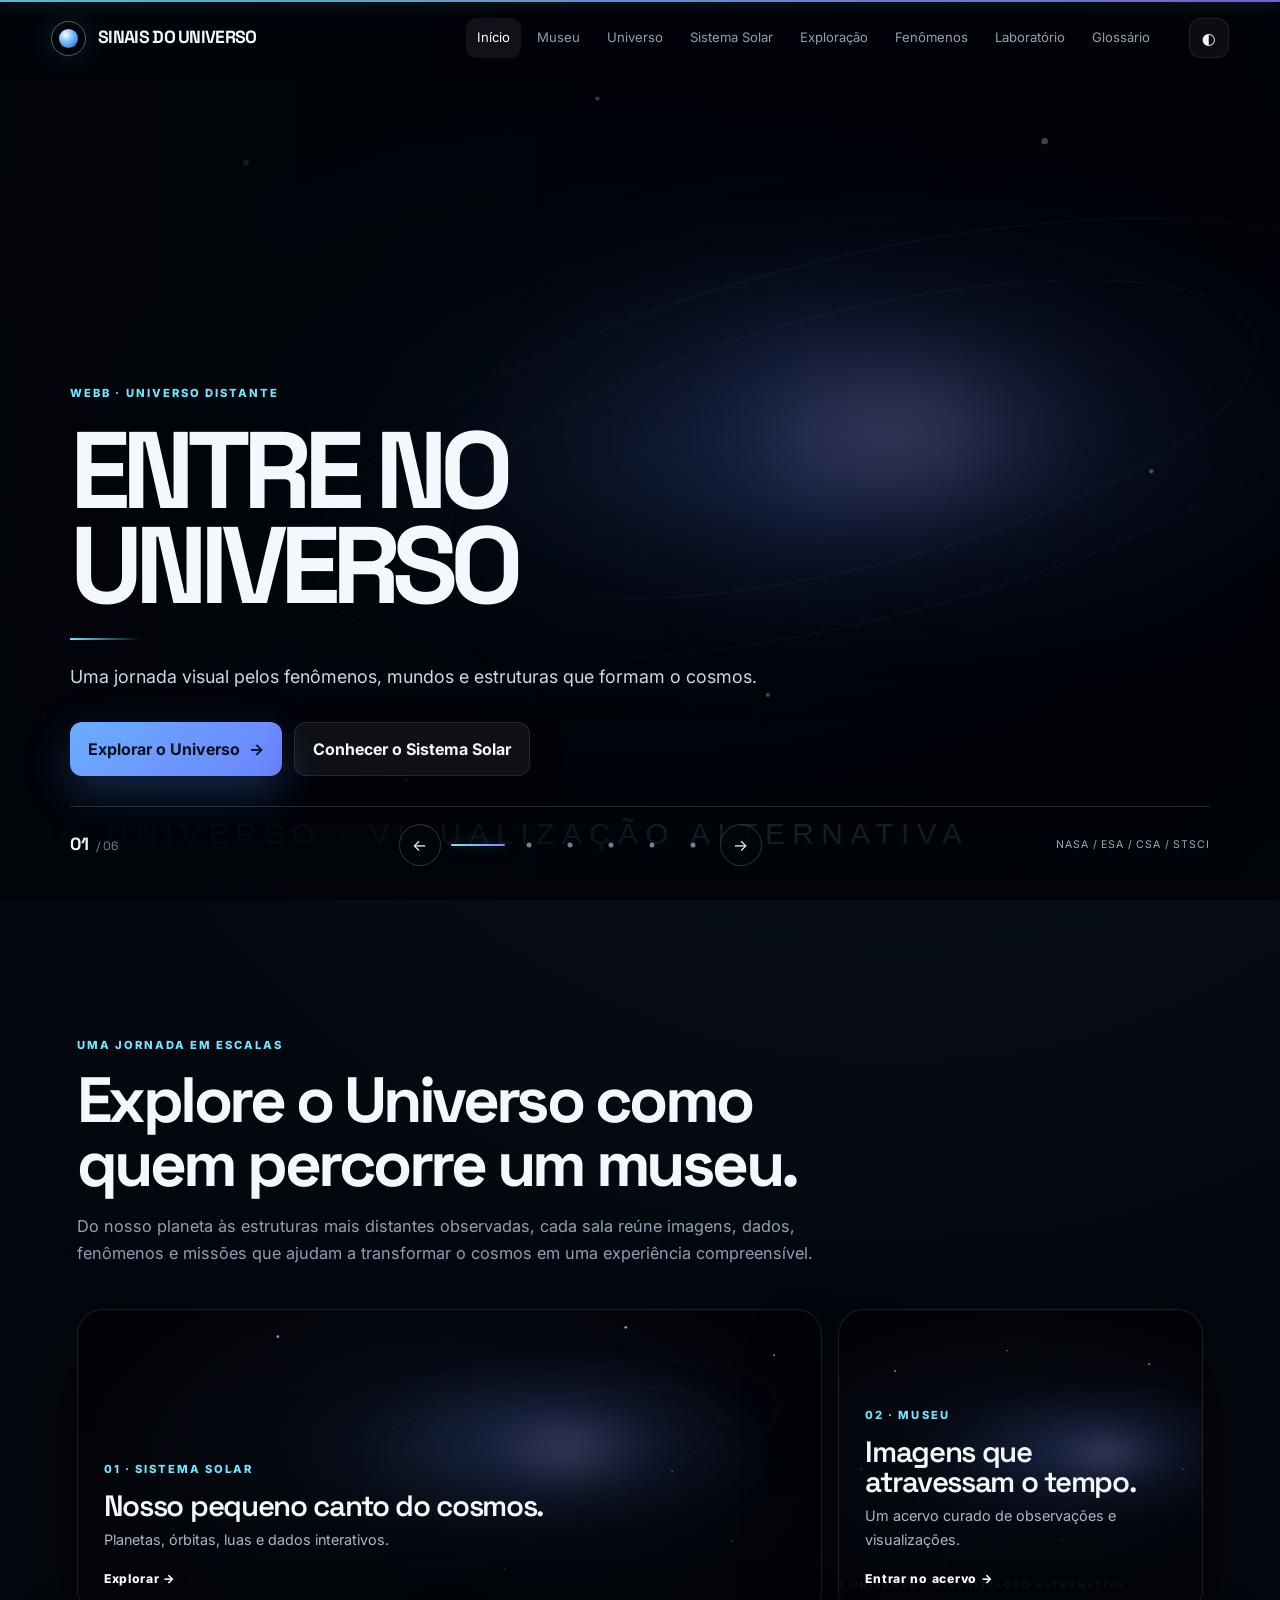
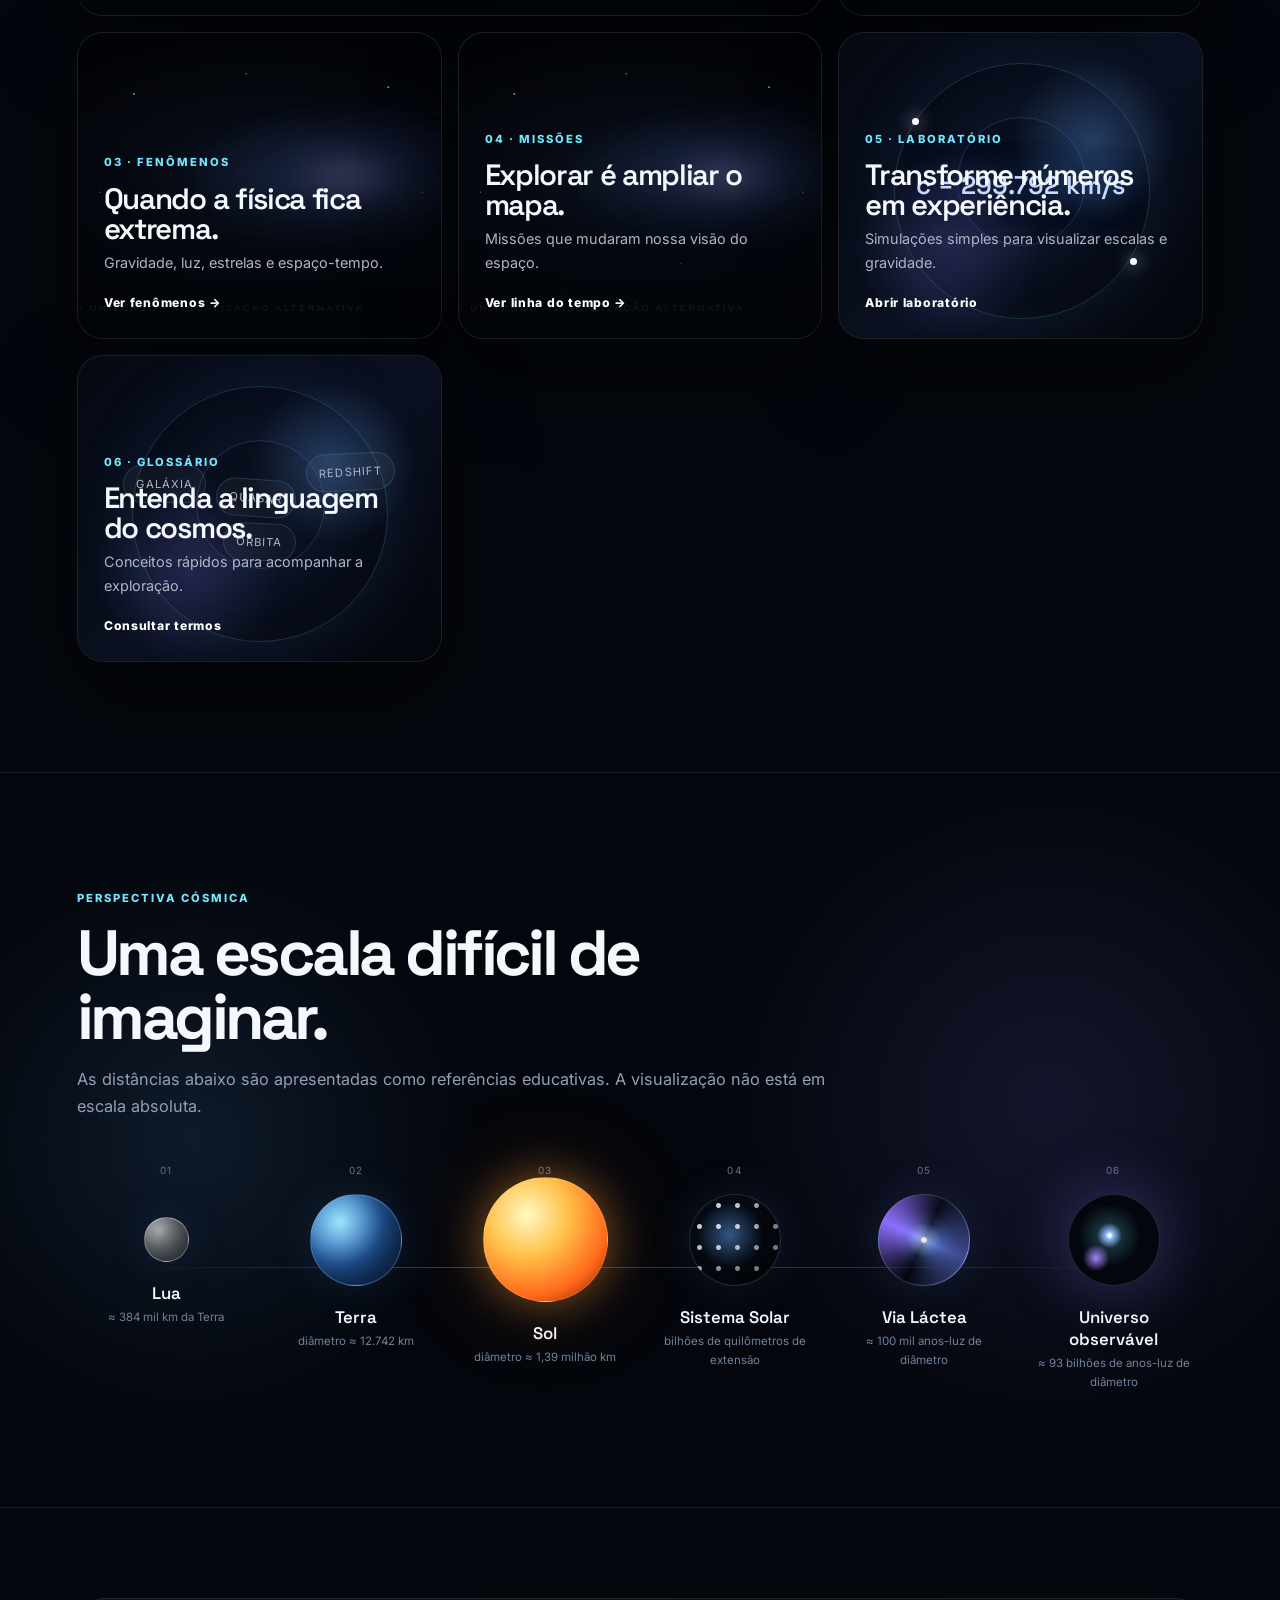
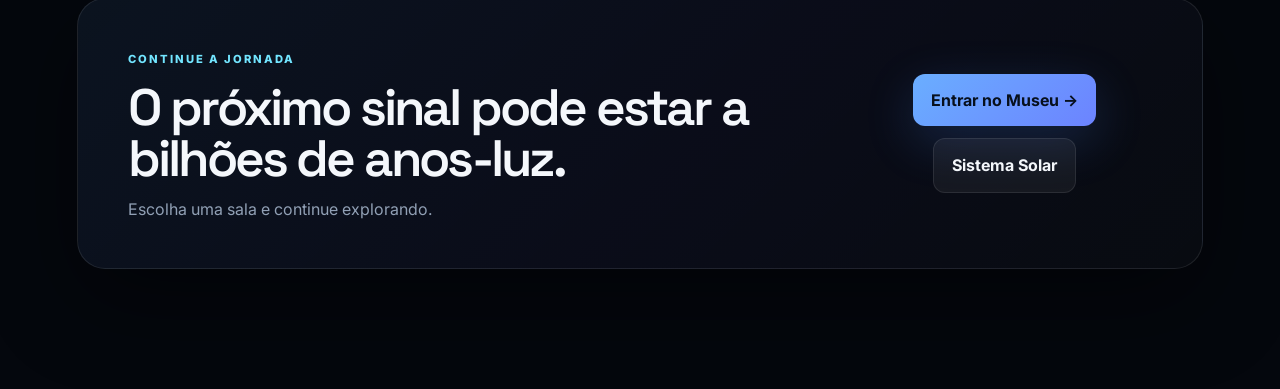
<file: index.html>
<!doctype html>
<html lang="pt-BR">
<head>
<meta charset="utf-8">
<meta name="viewport" content="width=device-width,initial-scale=1">
<meta name="description" content="Sinais do Universo — museu digital de astronomia, exploração espacial e visualizações científicas.">
<meta name="theme-color" content="#03060d">
<title>Sinais do Universo | Museu Digital de Astronomia</title>
<link rel="preconnect" href="https://assets.science.nasa.gov">
<link rel="preconnect" href="https://images-assets.nasa.gov">
<link rel="stylesheet" href="css/main.css">
</head>
<body>
<a class="skip-link" href="#main-content">Pular para o conteúdo</a>
<div class="progress" id="progressLine" aria-hidden="true"></div>

<header class="topbar">
  <div class="nav-wrap">
    <a class="brand" href="index.html" aria-label="Sinais do Universo — página inicial"><i class="brand-mark"></i>SINAIS DO UNIVERSO</a>
    <nav class="nav" id="nav" aria-label="Navegação principal">
      <a href="index.html">Início</a><a href="pages/museu.html">Museu</a><a href="pages/universo.html">Universo</a>
      <a href="pages/sistema-solar.html">Sistema Solar</a><a href="pages/exploracao.html">Exploração</a>
      <a href="pages/fenomenos.html">Fenômenos</a><a href="pages/laboratorio.html">Laboratório</a><a href="pages/glossario.html">Glossário</a>
    </nav>
    <div class="nav-actions">
      <button class="icon-btn" id="themeBtn" aria-label="Alternar tema" title="Alternar tema">◐</button>
      <button class="menu-btn" id="menuBtn" aria-label="Abrir menu" aria-expanded="false" aria-controls="nav">☰</button>
    </div>
  </div>
</header>

<main id="main-content">
<section class="hero-carousel" id="heroCarousel" aria-roledescription="carrossel" aria-label="Destaques do Universo" tabindex="0">
  <div class="hero-progress" aria-hidden="true"><span id="heroProgressBar"></span></div>
  <div class="hero-slides" id="heroSlides"></div>
  <div class="hero-vignette" aria-hidden="true"></div>
  <div class="hero-stars-layer" aria-hidden="true"><canvas id="starfield"></canvas></div>

  <div class="hero-ui">
    <div class="hero-copy" id="heroCopy"></div>
    <div class="hero-bottom">
      <div class="hero-counter" id="heroCounter" aria-live="polite"></div>
      <div class="hero-controls">
        <button class="hero-arrow" id="heroPrev" aria-label="Slide anterior">←</button>
        <div class="hero-dots" id="heroDots" role="tablist" aria-label="Selecionar destaque"></div>
        <button class="hero-arrow" id="heroNext" aria-label="Próximo slide">→</button>
      </div>
      <div class="hero-credit" id="heroCredit"></div>
    </div>
  </div>
</section>

<section class="section home-intro">
  <div class="section-head reveal">
    <span class="eyebrow">UMA JORNADA EM ESCALAS</span>
    <h2>Explore o Universo como quem percorre um museu.</h2>
    <p>Do nosso planeta às estruturas mais distantes observadas, cada sala reúne imagens, dados, fenômenos e missões que ajudam a transformar o cosmos em uma experiência compreensível.</p>
  </div>
  <div class="explore-grid">
    <a class="explore-card explore-card-wide reveal" href="pages/sistema-solar.html">
      <img src="https://assets.science.nasa.gov/dynamicimage/assets/science/psd/solar/2023/09/o/OSS2-1.jpg?crop=faces%2Cfocalpoint&fit=clip&h=1000&w=1312" alt="Montagem do Sistema Solar" loading="lazy" decoding="async">
      <span class="explore-overlay"></span><div class="explore-copy"><span class="eyebrow">01 · SISTEMA SOLAR</span><h3>Nosso pequeno canto do cosmos.</h3><p>Planetas, órbitas, luas e dados interativos.</p><span class="explore-link">Explorar →</span></div>
    </a>
    <a class="explore-card reveal" href="pages/museu.html">
      <img src="https://assets.science.nasa.gov/dynamicimage/assets/science/missions/webb/science/2022/07/STScI-01G8H1K2BCNATEZSKVRN9Z69SR.png?crop=faces%2Cfocalpoint&fit=clip&h=1200&w=1200" alt="Campo profundo do telescópio James Webb" loading="lazy" decoding="async">
      <span class="explore-overlay"></span><div class="explore-copy"><span class="eyebrow">02 · MUSEU</span><h3>Imagens que atravessam o tempo.</h3><p>Um acervo curado de observações e visualizações.</p><span class="explore-link">Entrar no acervo →</span></div>
    </a>
    <a class="explore-card reveal" href="pages/fenomenos.html">
      <img src="https://images-assets.nasa.gov/image/PIA04206/PIA04206~orig.jpg" alt="Simulação científica de um buraco negro e do plasma em seu entorno" loading="lazy" decoding="async">
      <span class="explore-overlay"></span><div class="explore-copy"><span class="eyebrow">03 · FENÔMENOS</span><h3>Quando a física fica extrema.</h3><p>Gravidade, luz, estrelas e espaço-tempo.</p><span class="explore-link">Ver fenômenos →</span></div>
    </a>
    <a class="explore-card reveal" href="pages/exploracao.html">
      <img src="https://images-assets.nasa.gov/image/carina_nebula/carina_nebula~large.jpg" alt="Nebulosa Carina observada em infravermelho pelo telescópio James Webb" loading="lazy" decoding="async">
      <span class="explore-overlay"></span><div class="explore-copy"><span class="eyebrow">04 · MISSÕES</span><h3>Explorar é ampliar o mapa.</h3><p>Missões que mudaram nossa visão do espaço.</p><span class="explore-link">Ver linha do tempo →</span></div>
    </a>
    <a class="explore-card reveal" href="pages/laboratorio.html">
      <div class="explore-art lab-art" aria-hidden="true"><span>c = 299.792 km/s</span><i></i><b></b></div>
      <div class="explore-copy"><span class="eyebrow">05 · LABORATÓRIO</span><h3>Transforme números em experiência.</h3><p>Simulações simples para visualizar escalas e gravidade.</p><span class="explore-link">Abrir laboratório</span></div>
    </a>
    <a class="explore-card reveal" href="pages/glossario.html">
      <div class="explore-art glossary-art" aria-hidden="true"><span>GALÁXIA</span><span>QUASAR</span><span>REDSHIFT</span><span>ÓRBITA</span></div>
      <div class="explore-copy"><span class="eyebrow">06 · GLOSSÁRIO</span><h3>Entenda a linguagem do cosmos.</h3><p>Conceitos rápidos para acompanhar a exploração.</p><span class="explore-link">Consultar termos</span></div>
    </a>
  </div>
</section>

<section class="scale-section">
  <div class="scale-backdrop" aria-hidden="true"></div>
  <div class="section scale-inner">
    <div class="section-head reveal"><span class="eyebrow">PERSPECTIVA CÓSMICA</span><h2>Uma escala difícil de imaginar.</h2><p>As distâncias abaixo são apresentadas como referências educativas. A visualização não está em escala absoluta.</p></div>
    <div class="scale-track">
      <article class="scale-node reveal"><span class="scale-index">01</span><div class="scale-orb moon-orb"></div><strong>Lua</strong><small>≈ 384 mil km da Terra</small></article>
      <article class="scale-node reveal"><span class="scale-index">02</span><div class="scale-orb earth-orb"></div><strong>Terra</strong><small>diâmetro ≈ 12.742 km</small></article>
      <article class="scale-node reveal"><span class="scale-index">03</span><div class="scale-orb sun-orb"></div><strong>Sol</strong><small>diâmetro ≈ 1,39 milhão km</small></article>
      <article class="scale-node reveal"><span class="scale-index">04</span><div class="scale-orb system-orb"></div><strong>Sistema Solar</strong><small>bilhões de quilômetros de extensão</small></article>
      <article class="scale-node reveal"><span class="scale-index">05</span><div class="scale-orb galaxy-orb"></div><strong>Via Láctea</strong><small>≈ 100 mil anos-luz de diâmetro</small></article>
      <article class="scale-node reveal"><span class="scale-index">06</span><div class="scale-orb universe-orb"></div><strong>Universo observável</strong><small>≈ 93 bilhões de anos-luz de diâmetro</small></article>
    </div>
  </div>
</section>

<section class="section final-cta">
  <div class="cta-panel reveal">
    <div><span class="eyebrow">CONTINUE A JORNADA</span><h2>O próximo sinal pode estar a bilhões de anos-luz.</h2><p>Escolha uma sala e continue explorando.</p></div>
    <div class="hero-actions"><a class="btn primary" href="pages/museu.html">Entrar no Museu →</a><a class="btn" href="pages/sistema-solar.html">Sistema Solar</a></div>
  </div>
</section>
</main>
<script src="js/data.js"></script>
<script src="js/main.js"></script>
</body>
</html>
</file>
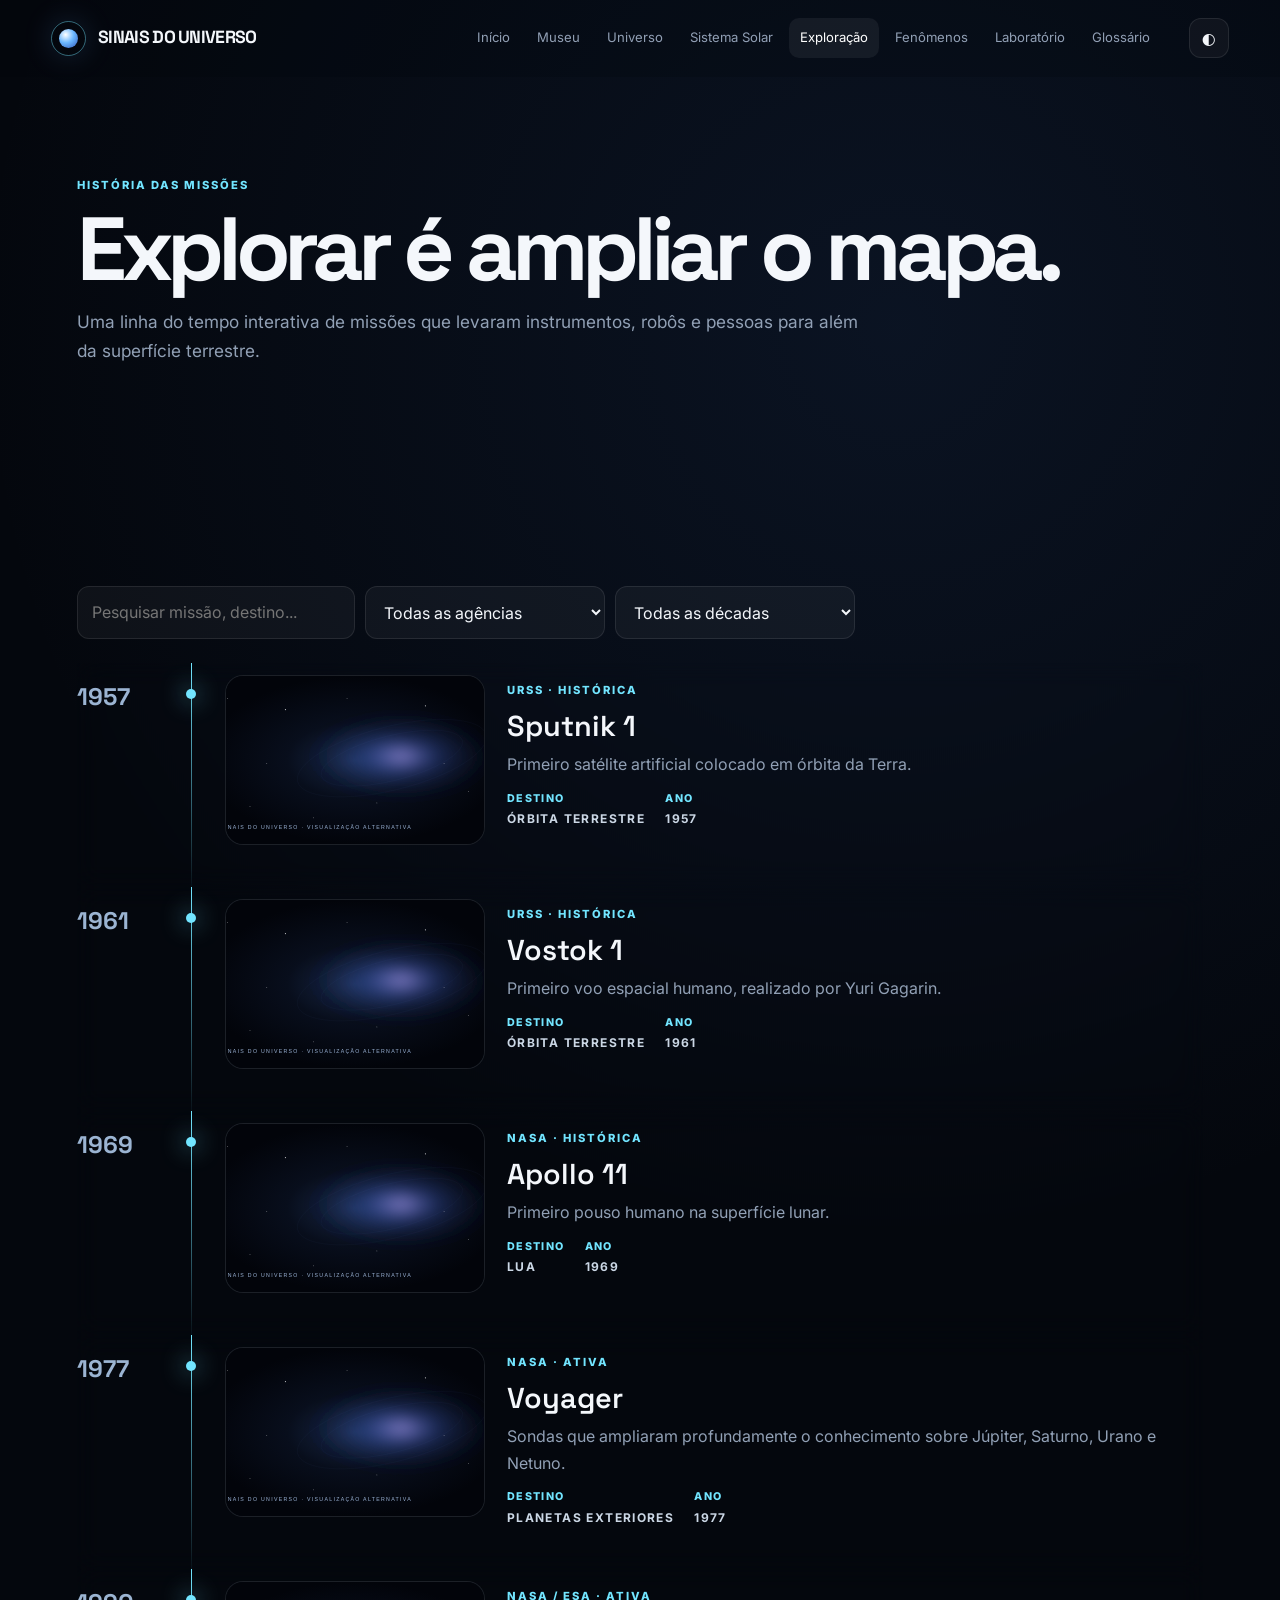
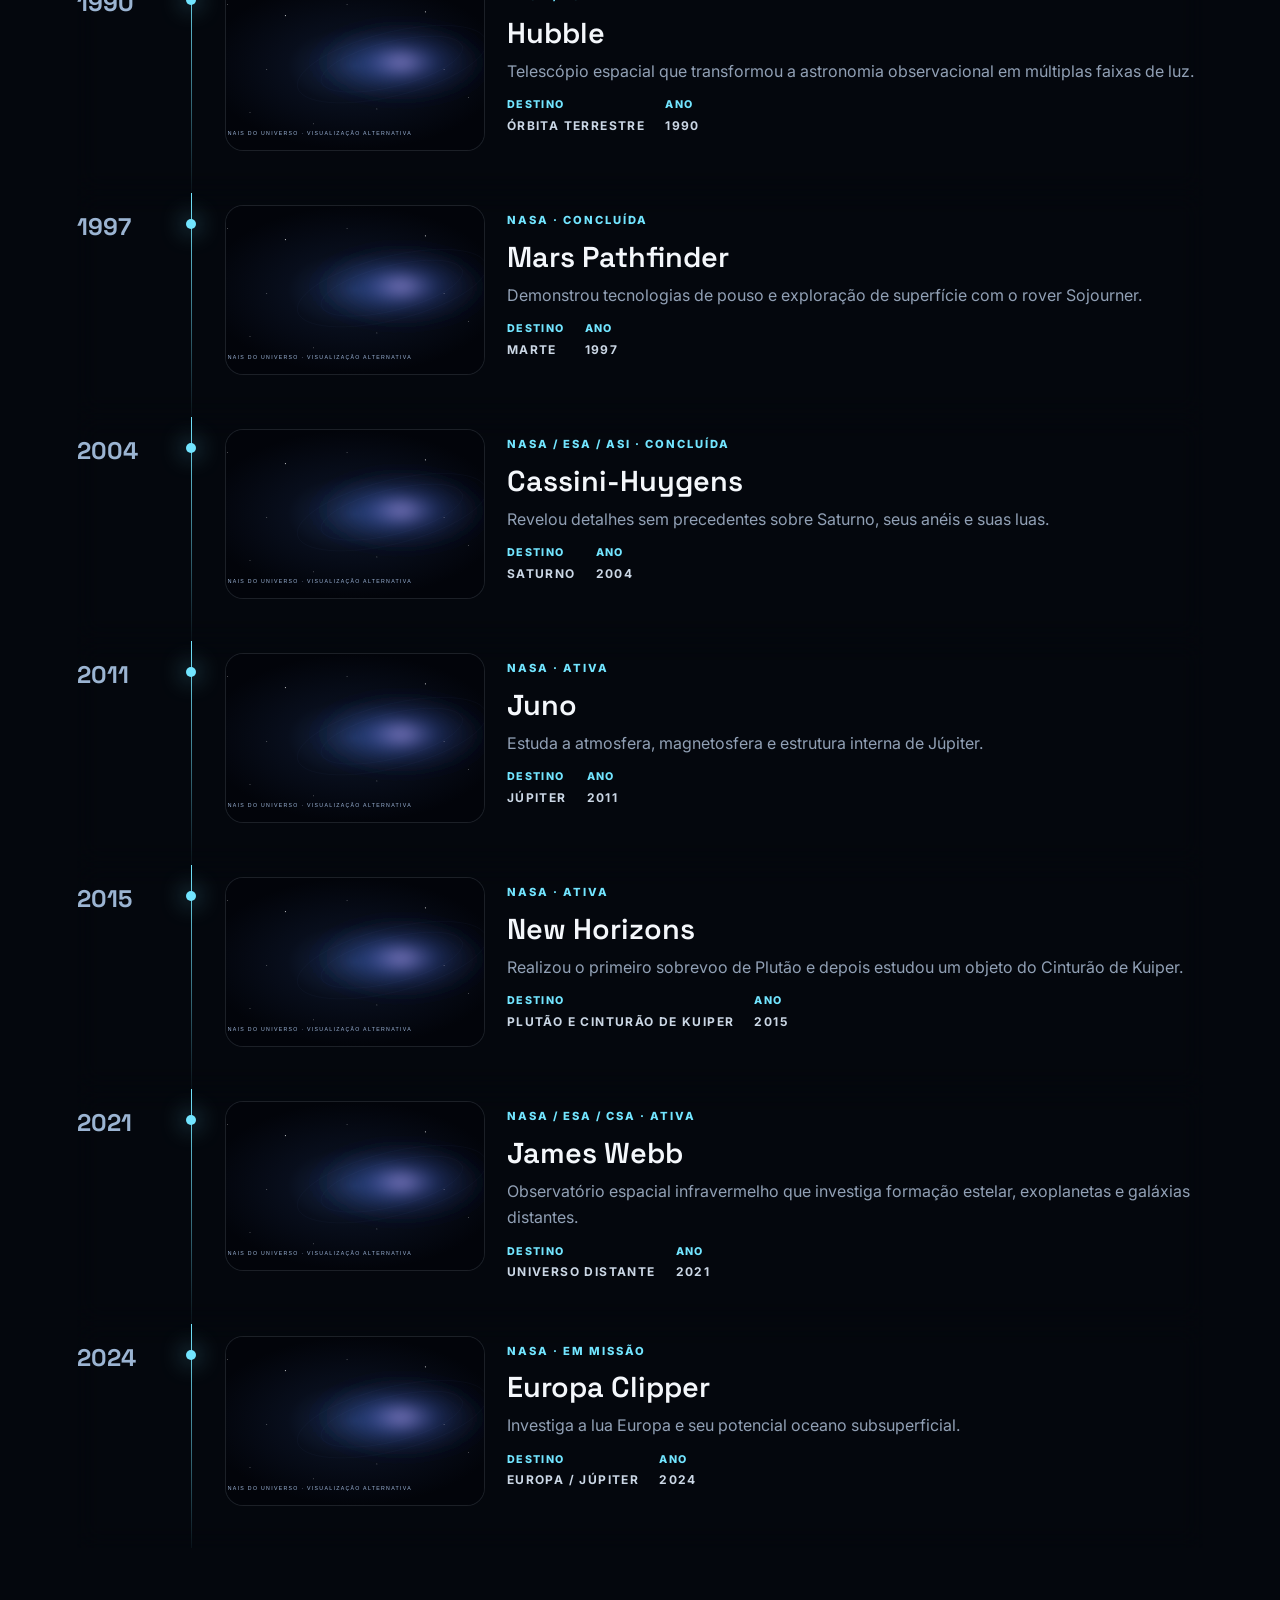
<file: pages/exploracao.html>
<!doctype html><html lang="pt-BR"><head><meta charset="utf-8"><meta name="viewport" content="width=device-width,initial-scale=1"><title>Exploração | Sinais do Universo</title><link rel="stylesheet" href="../css/main.css"></head><body><div class="progress" id="progressLine"></div><header class="topbar"><div class="nav-wrap"><a class="brand" href="../index.html"><i class="brand-mark"></i>SINAIS DO UNIVERSO</a><nav class="nav" id="nav"><a href="../index.html">Início</a><a href="museu.html">Museu</a><a href="universo.html">Universo</a><a href="sistema-solar.html">Sistema Solar</a><a href="exploracao.html">Exploração</a><a href="fenomenos.html">Fenômenos</a><a href="laboratorio.html">Laboratório</a><a href="glossario.html">Glossário</a></nav><div class="nav-actions"><button class="icon-btn" id="themeBtn">◐</button><button class="menu-btn" id="menuBtn">☰</button></div></div></header><main><section class="page-hero"><span class="eyebrow">HISTÓRIA DAS MISSÕES</span><h1>Explorar é ampliar o mapa.</h1><p>Uma linha do tempo interativa de missões que levaram instrumentos, robôs e pessoas para além da superfície terrestre.</p></section><section class="section"><div class="controls"><input class="search" id="missionSearch" placeholder="Pesquisar missão, destino..."/><select class="select" id="missionAgency"><option value="all">Todas as agências</option><option>NASA</option><option>ESA</option><option>JAXA</option><option>URSS</option></select><select class="select" id="missionYear"></select></div><div class="mission-grid" id="missionGrid"></div></section></main><script src="../js/data.js"></script><script src="../js/main.js"></script></body></html>
</file>
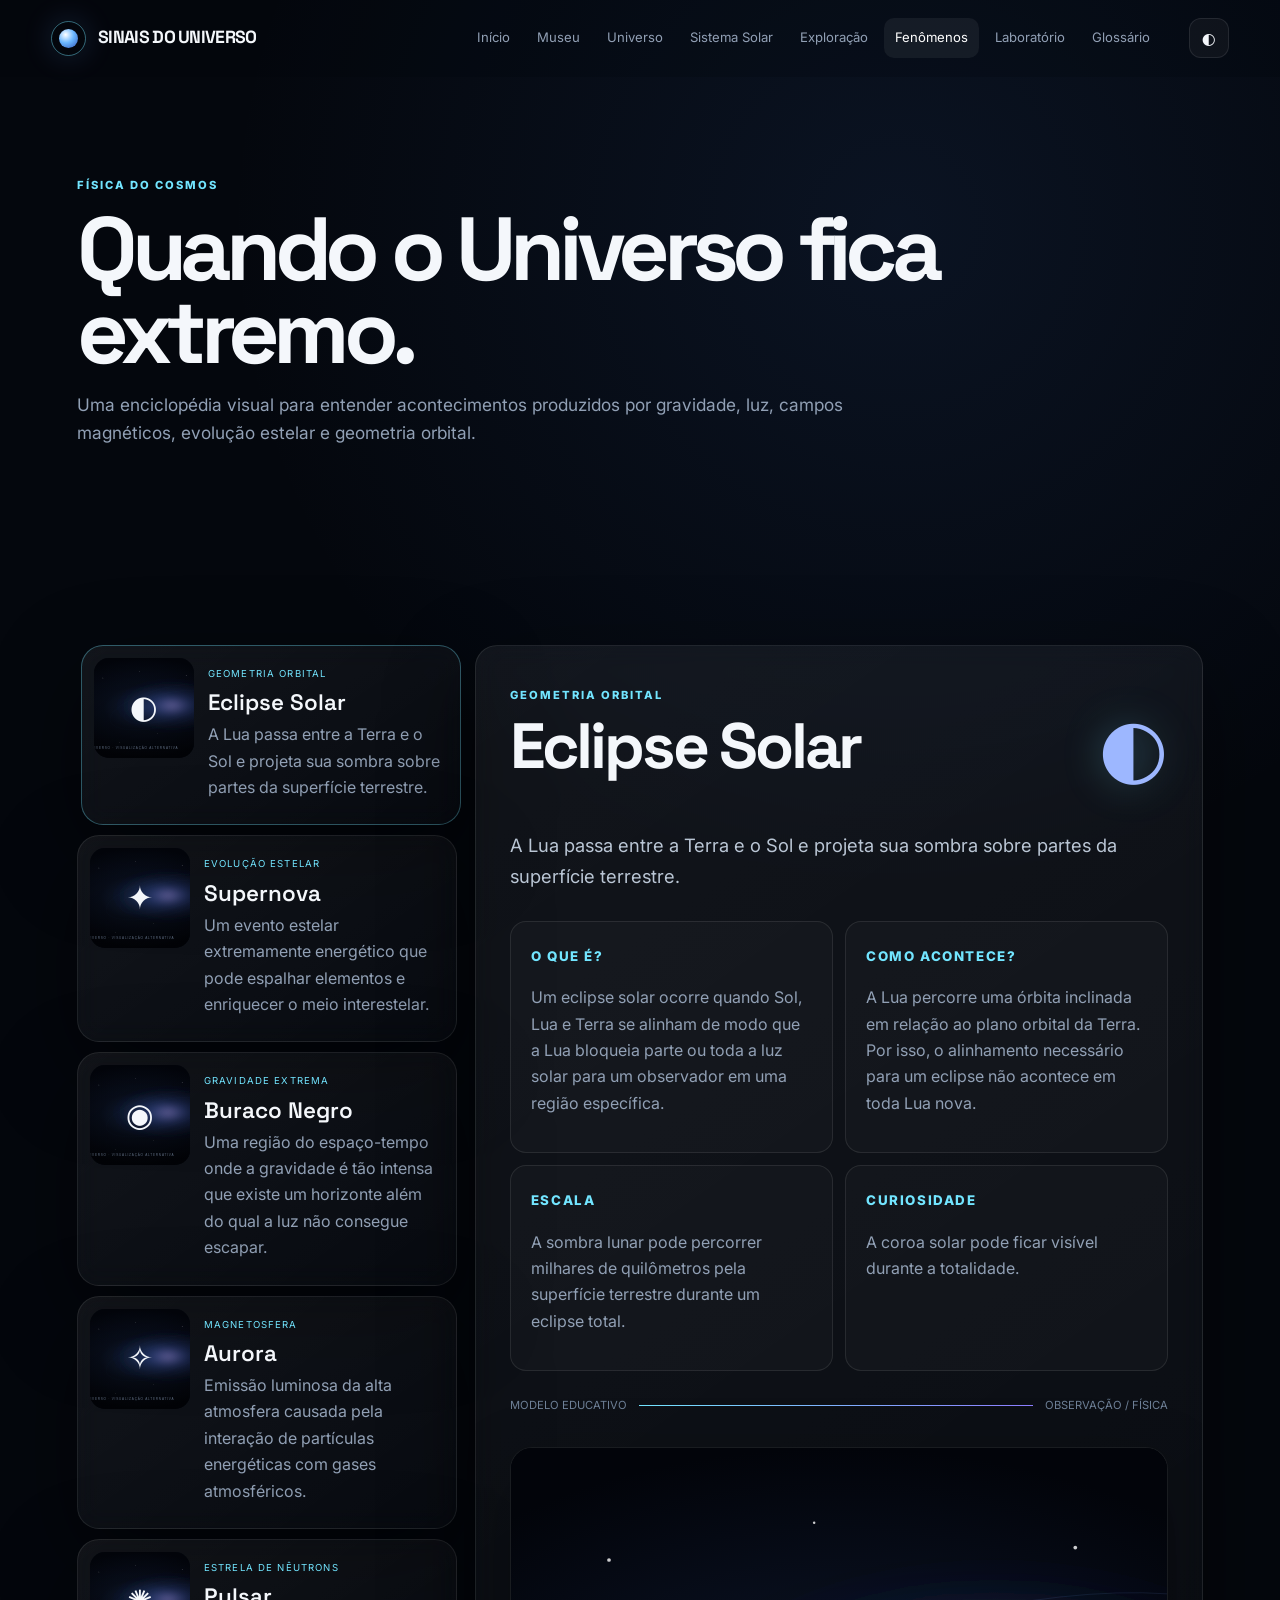
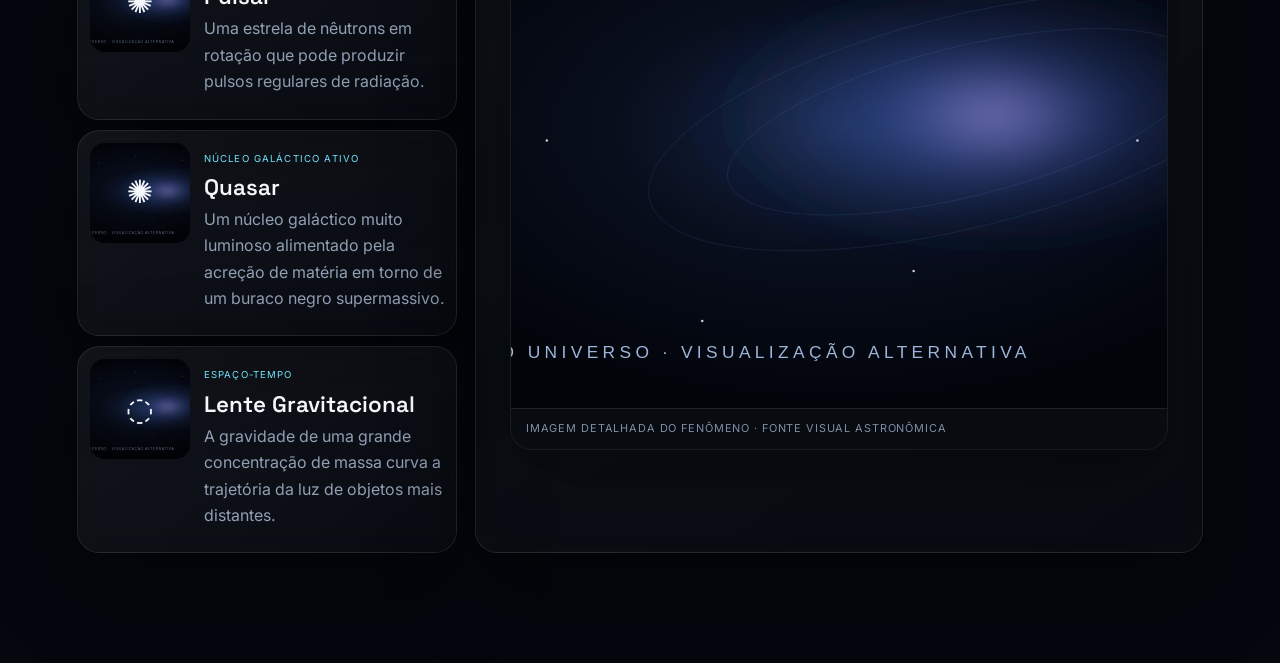
<file: pages/fenomenos.html>
<!doctype html><html lang="pt-BR"><head><meta charset="utf-8"><meta name="viewport" content="width=device-width,initial-scale=1"><title>Fenômenos | Sinais do Universo</title><link rel="stylesheet" href="../css/main.css"></head><body><div class="progress" id="progressLine"></div><header class="topbar"><div class="nav-wrap"><a class="brand" href="../index.html"><i class="brand-mark"></i>SINAIS DO UNIVERSO</a><nav class="nav" id="nav"><a href="../index.html">Início</a><a href="museu.html">Museu</a><a href="universo.html">Universo</a><a href="sistema-solar.html">Sistema Solar</a><a href="exploracao.html">Exploração</a><a href="fenomenos.html">Fenômenos</a><a href="laboratorio.html">Laboratório</a><a href="glossario.html">Glossário</a></nav><div class="nav-actions"><button class="icon-btn" id="themeBtn">◐</button><button class="menu-btn" id="menuBtn">☰</button></div></div></header><main><section class="page-hero"><span class="eyebrow">FÍSICA DO COSMOS</span><h1>Quando o Universo fica extremo.</h1><p>Uma enciclopédia visual para entender acontecimentos produzidos por gravidade, luz, campos magnéticos, evolução estelar e geometria orbital.</p></section><section class="section"><div class="phenomena-layout"><div class="phenomena-grid" id="phenomenaGrid"></div><article class="panel phenomenon-detail" id="phenomenaDetail"></article></div></section></main><script src="../js/data.js"></script><script src="../js/main.js"></script></body></html>
</file>
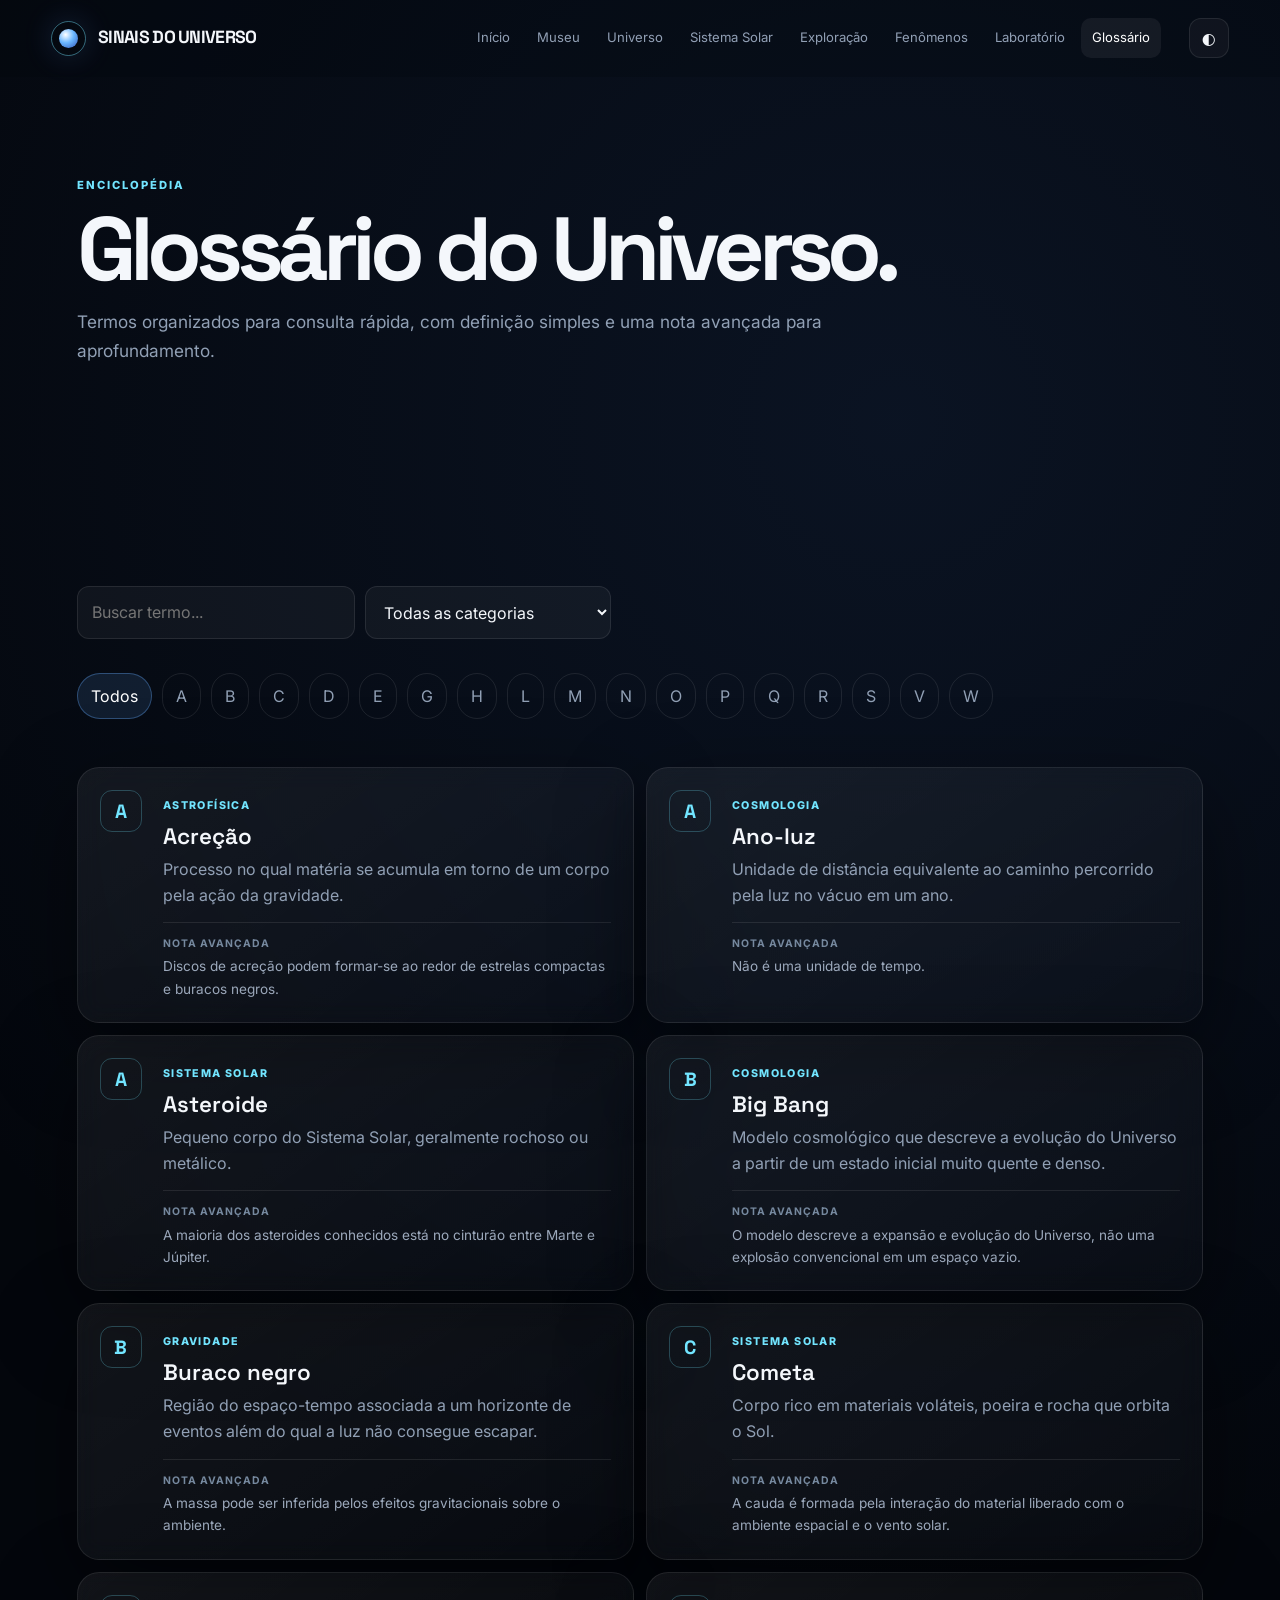
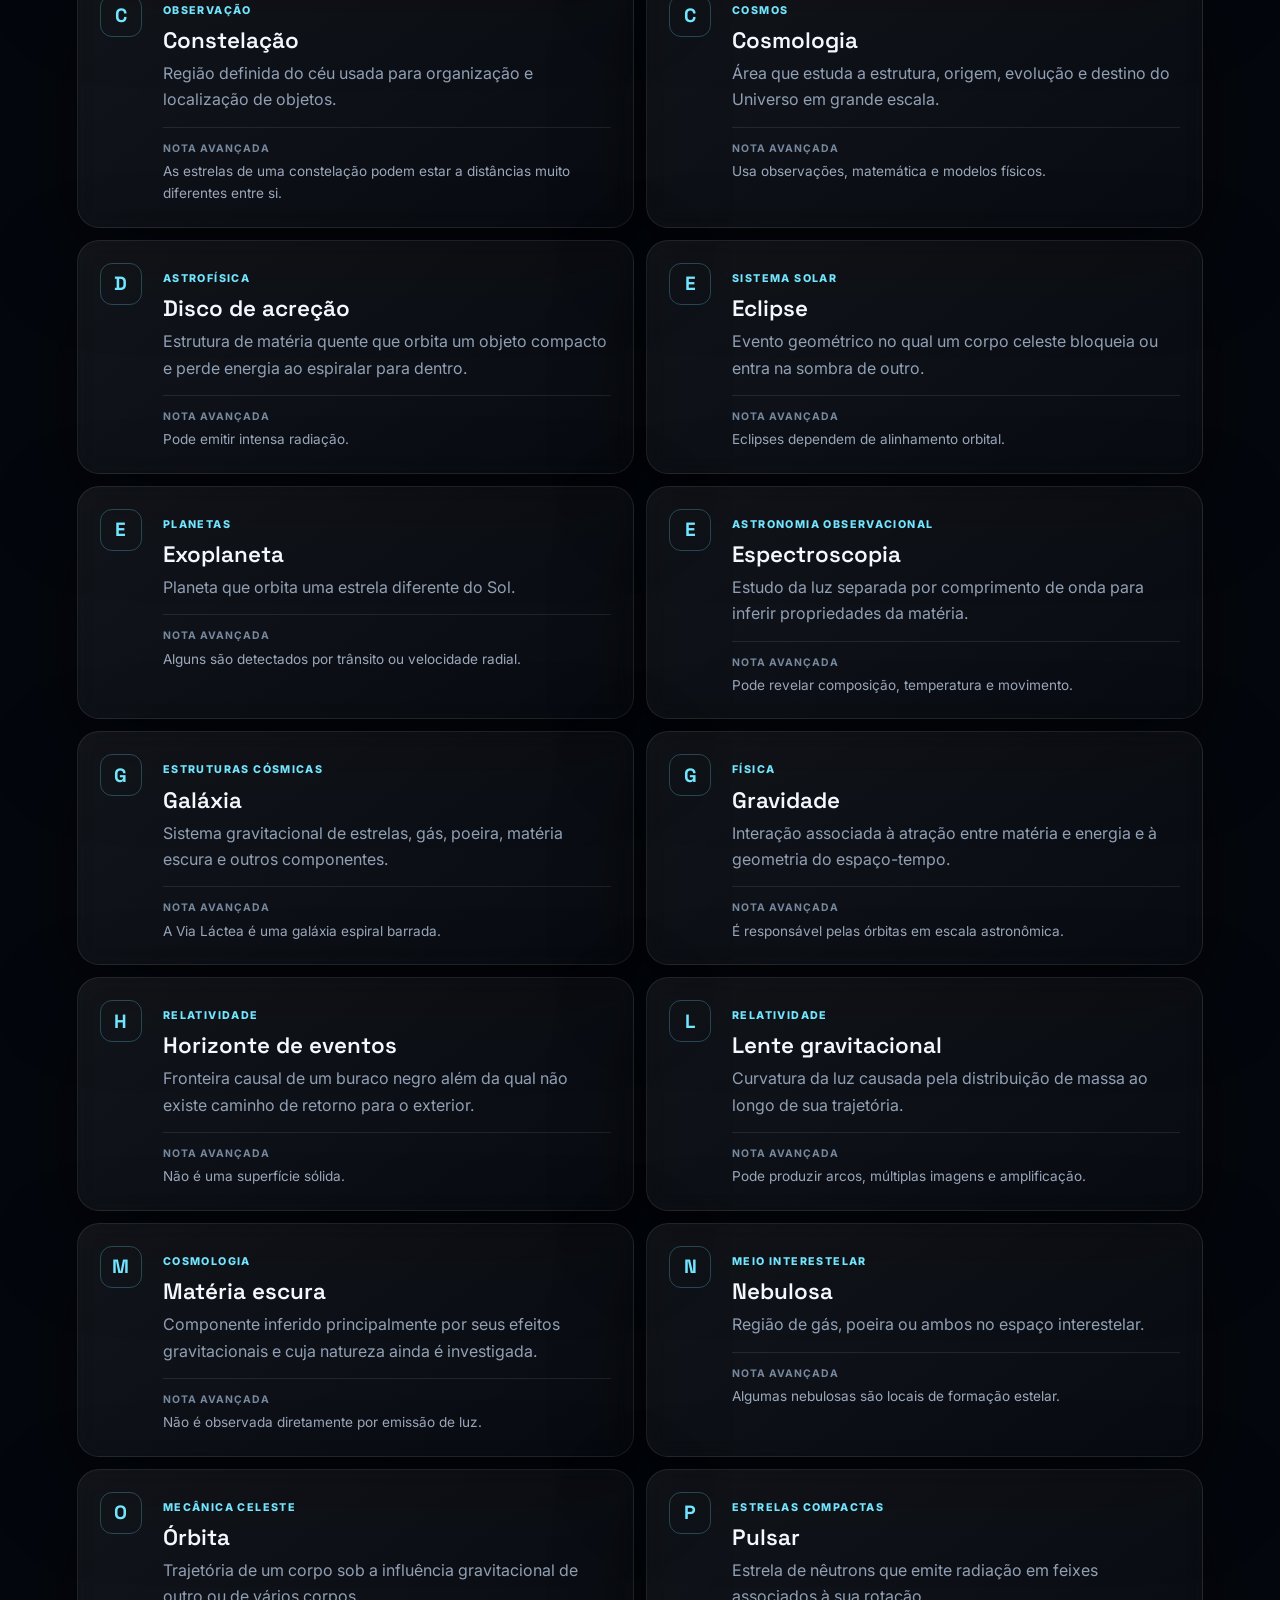
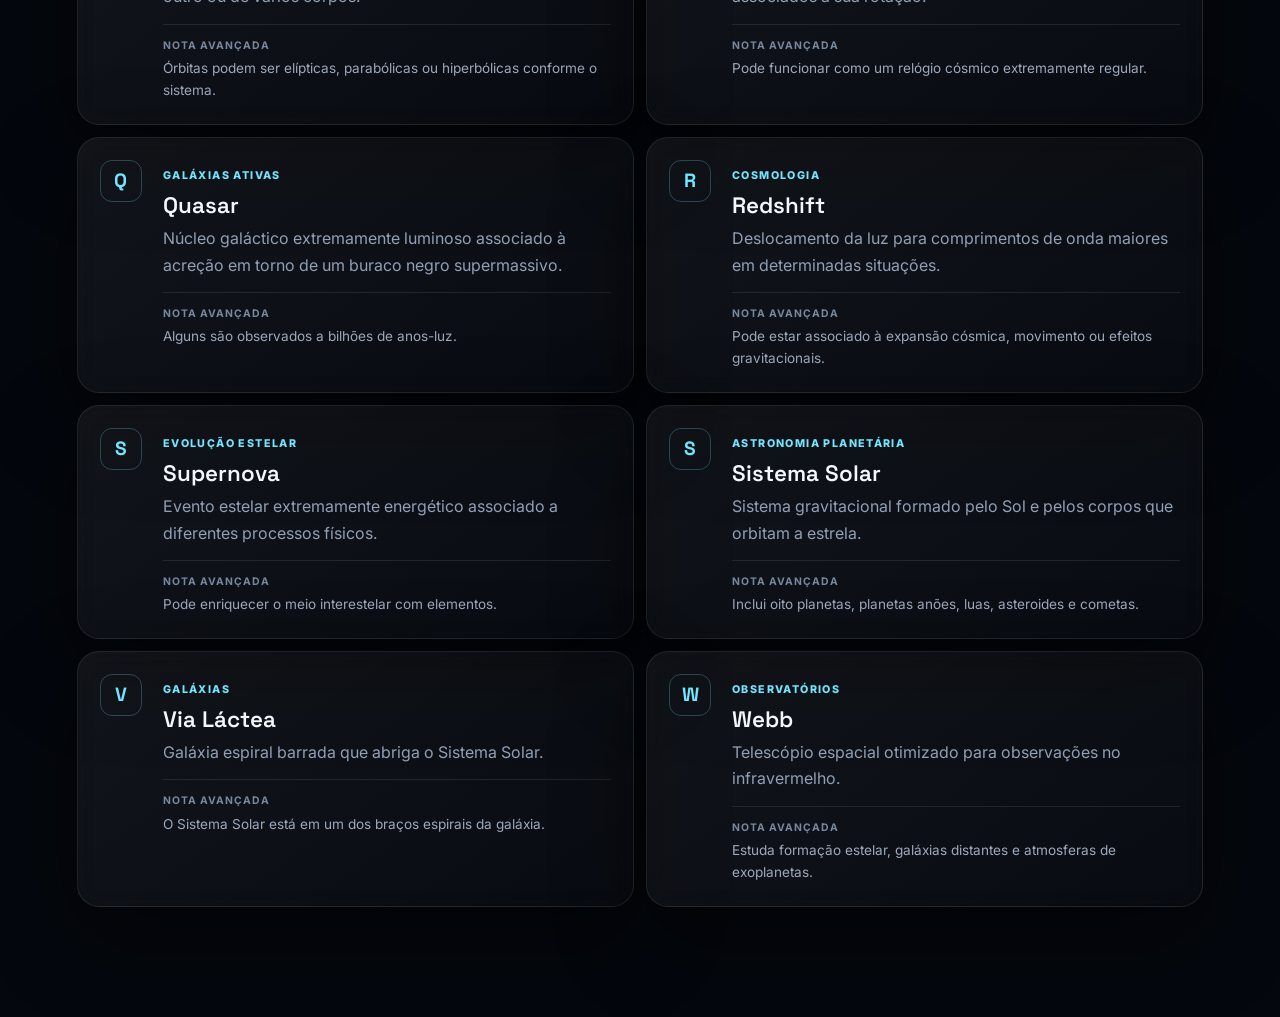
<file: pages/glossario.html>
<!doctype html><html lang="pt-BR"><head><meta charset="utf-8"><meta name="viewport" content="width=device-width,initial-scale=1"><title>Glossário | Sinais do Universo</title><link rel="stylesheet" href="../css/main.css"></head><body><div class="progress" id="progressLine"></div><header class="topbar"><div class="nav-wrap"><a class="brand" href="../index.html"><i class="brand-mark"></i>SINAIS DO UNIVERSO</a><nav class="nav" id="nav"><a href="../index.html">Início</a><a href="museu.html">Museu</a><a href="universo.html">Universo</a><a href="sistema-solar.html">Sistema Solar</a><a href="exploracao.html">Exploração</a><a href="fenomenos.html">Fenômenos</a><a href="laboratorio.html">Laboratório</a><a href="glossario.html">Glossário</a></nav><div class="nav-actions"><button class="icon-btn" id="themeBtn">◐</button><button class="menu-btn" id="menuBtn">☰</button></div></div></header><main><section class="page-hero"><span class="eyebrow">ENCICLOPÉDIA</span><h1>Glossário do Universo.</h1><p>Termos organizados para consulta rápida, com definição simples e uma nota avançada para aprofundamento.</p></section><section class="section"><div class="controls"><input class="search" id="glossarySearch" placeholder="Buscar termo..."/><select class="select" id="glossaryCategory"></select><div class="controls" id="glossaryLetters"></div></div><div class="glossary-grid" id="glossaryGrid"></div></section></main><script src="../js/data.js"></script><script src="../js/main.js"></script></body></html>
</file>
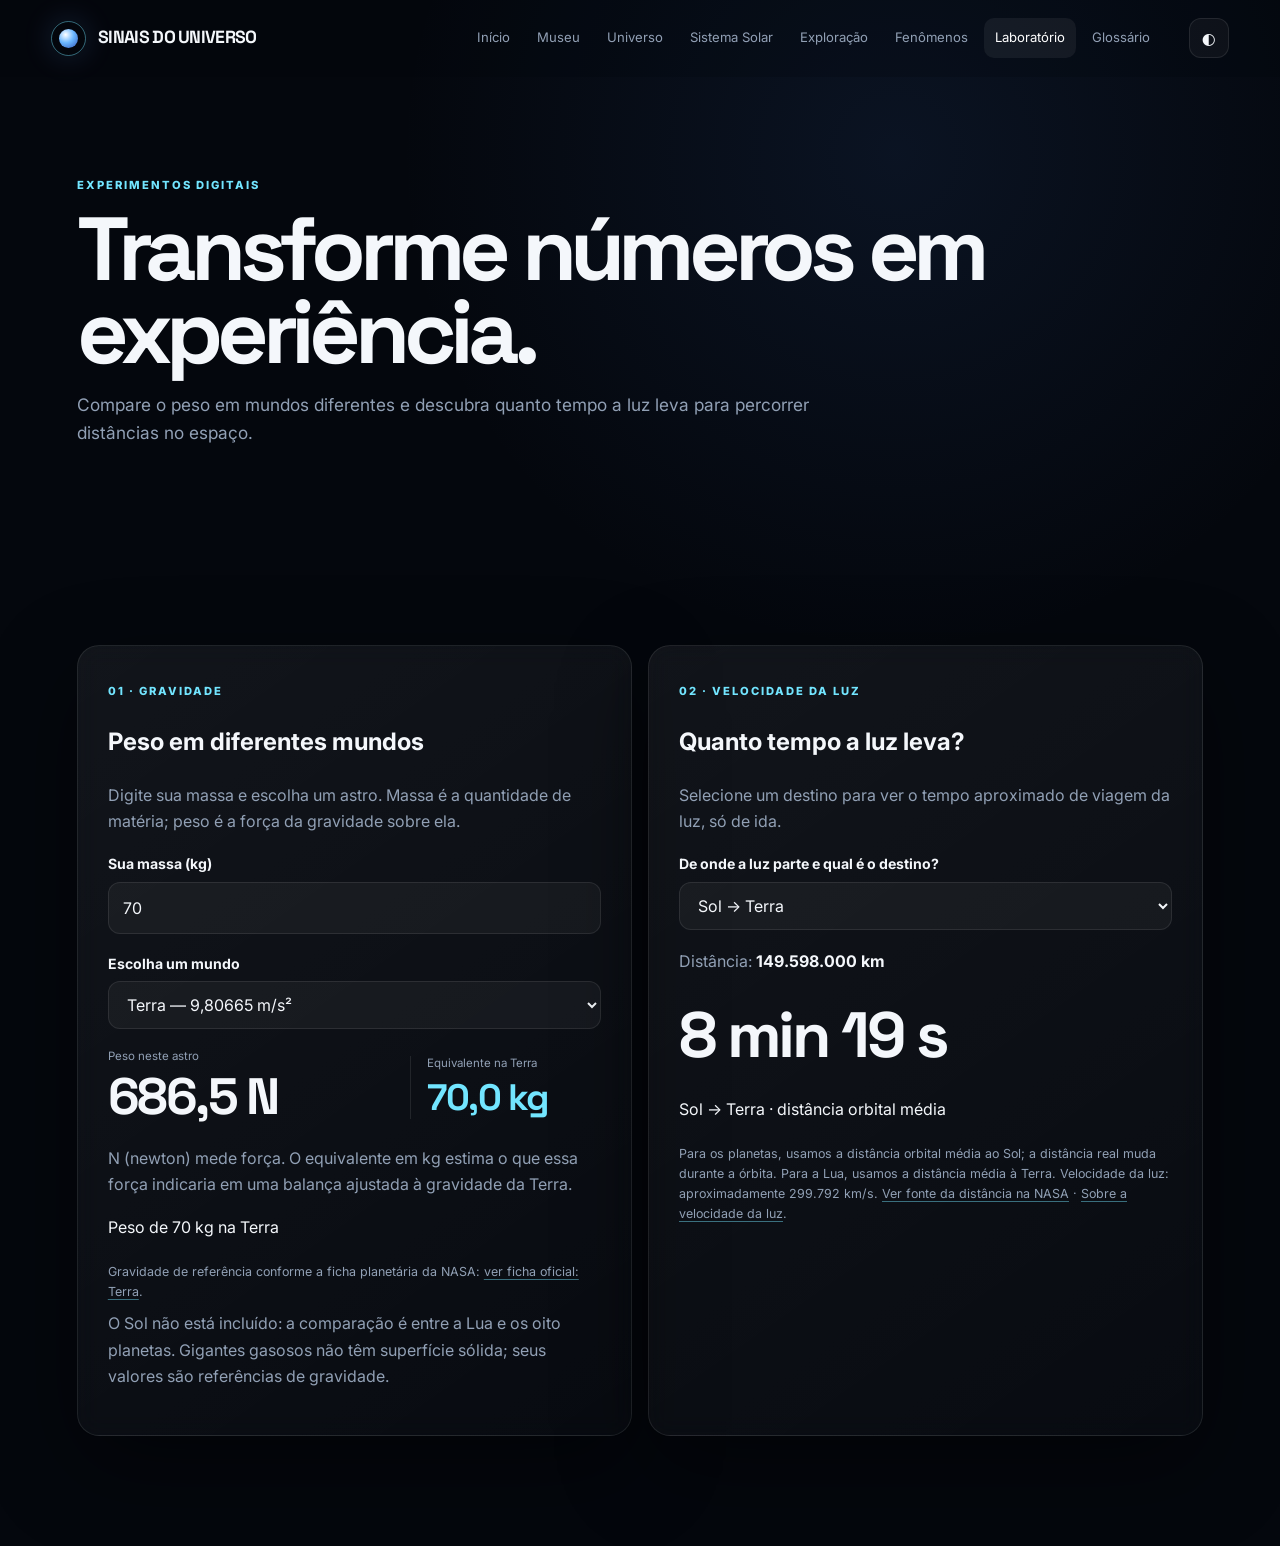
<file: pages/laboratorio.html>
<!doctype html>
<html lang="pt-BR">
<head>
  <meta charset="utf-8">
  <meta name="viewport" content="width=device-width,initial-scale=1">
  <title>Laboratório | Sinais do Universo</title>
  <link rel="stylesheet" href="../css/main.css">
</head>
<body>
  <div class="progress" id="progressLine"></div>
  <header class="topbar">
    <div class="nav-wrap">
      <a class="brand" href="../index.html"><i class="brand-mark"></i>SINAIS DO UNIVERSO</a>
      <nav class="nav" id="nav">
        <a href="../index.html">Início</a>
        <a href="museu.html">Museu</a>
        <a href="universo.html">Universo</a>
        <a href="sistema-solar.html">Sistema Solar</a>
        <a href="exploracao.html">Exploração</a>
        <a href="fenomenos.html">Fenômenos</a>
        <a href="laboratorio.html">Laboratório</a>
        <a href="glossario.html">Glossário</a>
      </nav>
      <div class="nav-actions">
        <button class="icon-btn" id="themeBtn">◐</button>
        <button class="menu-btn" id="menuBtn">☰</button>
      </div>
    </div>
  </header>
  <main>
    <section class="page-hero">
      <span class="eyebrow">EXPERIMENTOS DIGITAIS</span>
      <h1>Transforme números em experiência.</h1>
      <p>Compare o peso em mundos diferentes e descubra quanto tempo a luz leva para percorrer distâncias no espaço.</p>
    </section>
    <section class="section">
      <div class="lab-grid">
        <article class="panel lab-card">
          <span class="eyebrow">01 · GRAVIDADE</span>
          <h2>Peso em diferentes mundos</h2>
          <p class="lab-description">Digite sua massa e escolha um astro. Massa é a quantidade de matéria; peso é a força da gravidade sobre ela.</p>
          <label class="lab-label" for="labMass">Sua massa (kg)</label>
          <input class="search lab-number" id="labMass" type="number" min="1" max="300" step="0.1" value="70" inputmode="decimal">
          <label class="lab-label" for="labGravity">Escolha um mundo</label>
          <select class="select lab-select" id="labGravity">
            <option value="moon" data-gravity="1.62" data-source="https://nssdc.gsfc.nasa.gov/planetary/factsheet/moonfact.html">Lua — 1,62 m/s²</option>
            <option value="mercury" data-gravity="3.70" data-source="https://nssdc.gsfc.nasa.gov/planetary/factsheet/mercuryfact.html">Mercúrio — 3,70 m/s²</option>
            <option value="venus" data-gravity="8.87" data-source="https://nssdc.gsfc.nasa.gov/planetary/factsheet/venusfact.html">Vênus — 8,87 m/s²</option>
            <option value="earth" data-gravity="9.80665" data-source="https://nssdc.gsfc.nasa.gov/planetary/factsheet/earthfact.html" selected>Terra — 9,80665 m/s²</option>
            <option value="mars" data-gravity="3.73" data-source="https://nssdc.gsfc.nasa.gov/planetary/factsheet/marsfact.html">Marte — 3,73 m/s²</option>
            <option value="jupiter" data-gravity="25.92" data-source="https://nssdc.gsfc.nasa.gov/planetary/factsheet/jupiterfact.html">Júpiter — 25,92 m/s²</option>
            <option value="saturn" data-gravity="11.19" data-source="https://nssdc.gsfc.nasa.gov/planetary/factsheet/saturnfact.html">Saturno — 11,19 m/s²</option>
            <option value="uranus" data-gravity="9.01" data-source="https://nssdc.gsfc.nasa.gov/planetary/factsheet/uranusfact.html">Urano — 9,01 m/s²</option>
            <option value="neptune" data-gravity="11.27" data-source="https://nssdc.gsfc.nasa.gov/planetary/factsheet/neptunefact.html">Netuno — 11,27 m/s²</option>
          </select>
          <div class="lab-result-row" aria-live="polite">
            <div>
              <span class="lab-result-label">Peso neste astro</span>
              <div class="lab-result" id="labWeight">686,5 N</div>
            </div>
            <div class="lab-equivalent">
              <span class="lab-result-label">Equivalente na Terra</span>
              <strong id="labEarthEquivalent">70 kg</strong>
            </div>
          </div>
          <p class="light-range-note">N (newton) mede força. O equivalente em kg estima o que essa força indicaria em uma balança ajustada à gravidade da Terra.</p>
          <span id="labPlanet">Peso de 70 kg na Terra</span>
          <p class="lab-source">Gravidade de referência conforme a ficha planetária da NASA: <a id="gravitySource" href="https://nssdc.gsfc.nasa.gov/planetary/factsheet/earthfact.html" target="_blank" rel="noopener noreferrer">ver fonte do astro selecionado</a>.</p>
          <p class="light-range-note">O Sol não está incluído: a comparação é entre a Lua e os oito planetas. Gigantes gasosos não têm superfície sólida; seus valores são referências de gravidade.</p>
        </article>
        <article class="panel lab-card">
          <span class="eyebrow">02 · VELOCIDADE DA LUZ</span>
          <h2>Quanto tempo a luz leva?</h2>
          <p class="lab-description">Selecione um destino para ver o tempo aproximado de viagem da luz, só de ida.</p>
          <label class="lab-label" for="lightDestination">De onde a luz parte e qual é o destino?</label>
          <select class="select lab-select" id="lightDestination">
            <option value="moon" data-distance-km="384400" data-direction="Terra → Lua" data-distance-type="distância média" data-source="https://nssdc.gsfc.nasa.gov/planetary/factsheet/moonfact.html">Terra → Lua</option>
            <option value="mercury" data-distance-km="57909000" data-direction="Sol → Mercúrio" data-distance-type="distância orbital média" data-source="https://nssdc.gsfc.nasa.gov/planetary/factsheet/mercuryfact.html">Sol → Mercúrio</option>
            <option value="venus" data-distance-km="108210000" data-direction="Sol → Vênus" data-distance-type="distância orbital média" data-source="https://nssdc.gsfc.nasa.gov/planetary/factsheet/venusfact.html">Sol → Vênus</option>
            <option value="earth" data-distance-km="149598000" data-direction="Sol → Terra" data-distance-type="distância orbital média" data-source="https://nssdc.gsfc.nasa.gov/planetary/factsheet/earthfact.html" selected>Sol → Terra</option>
            <option value="mars" data-distance-km="227956000" data-direction="Sol → Marte" data-distance-type="distância orbital média" data-source="https://nssdc.gsfc.nasa.gov/planetary/factsheet/marsfact.html">Sol → Marte</option>
            <option value="jupiter" data-distance-km="778479000" data-direction="Sol → Júpiter" data-distance-type="distância orbital média" data-source="https://nssdc.gsfc.nasa.gov/planetary/factsheet/jupiterfact.html">Sol → Júpiter</option>
            <option value="saturn" data-distance-km="1432041000" data-direction="Sol → Saturno" data-distance-type="distância orbital média" data-source="https://nssdc.gsfc.nasa.gov/planetary/factsheet/saturnfact.html">Sol → Saturno</option>
            <option value="uranus" data-distance-km="2867043000" data-direction="Sol → Urano" data-distance-type="distância orbital média" data-source="https://nssdc.gsfc.nasa.gov/planetary/factsheet/uranusfact.html">Sol → Urano</option>
            <option value="neptune" data-distance-km="4514953000" data-direction="Sol → Netuno" data-distance-type="distância orbital média" data-source="https://nssdc.gsfc.nasa.gov/planetary/factsheet/neptunefact.html">Sol → Netuno</option>
          </select>
          <p class="light-distance-value">Distância: <strong id="lightDistance">149.598.000 km</strong></p>
          <div class="lab-result" id="lightOutput" aria-live="polite">8 min 19 s</div>
          <span id="lightContext">Sol → Terra · distância orbital média</span>
          <p class="lab-source">Para os planetas, usamos a distância orbital média ao Sol; a distância real muda durante a órbita. Para a Lua, usamos a distância média à Terra. Velocidade da luz: aproximadamente 299.792 km/s. <a id="lightSource" href="https://nssdc.gsfc.nasa.gov/planetary/factsheet/earthfact.html" target="_blank" rel="noopener noreferrer">Ver fonte da distância na NASA</a> · <a href="https://spaceplace.nasa.gov/light-year/en/" target="_blank" rel="noopener noreferrer">Sobre a velocidade da luz</a>.</p>
        </article>
      </div>
    </section>
  </main>
  <script src="../js/data.js"></script>
  <script src="../js/main.js"></script>
</body>
</html>
</file>
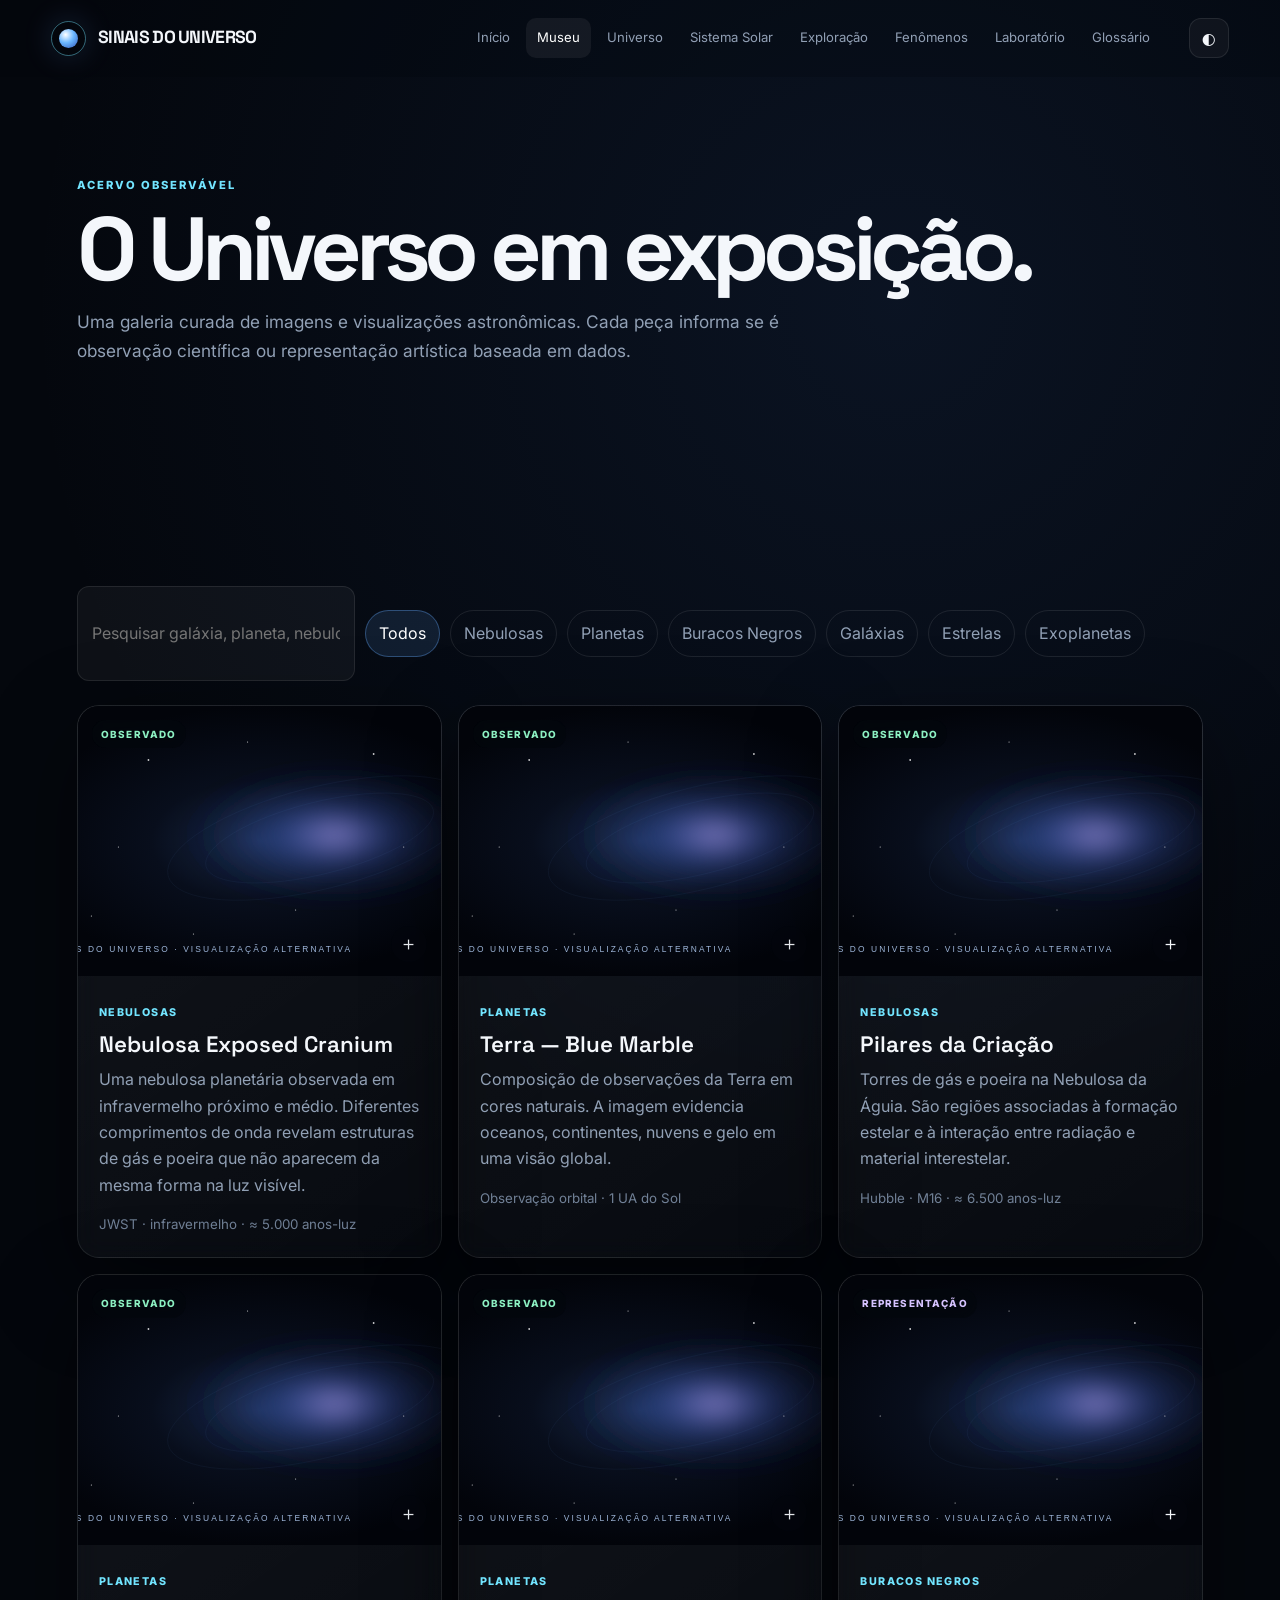
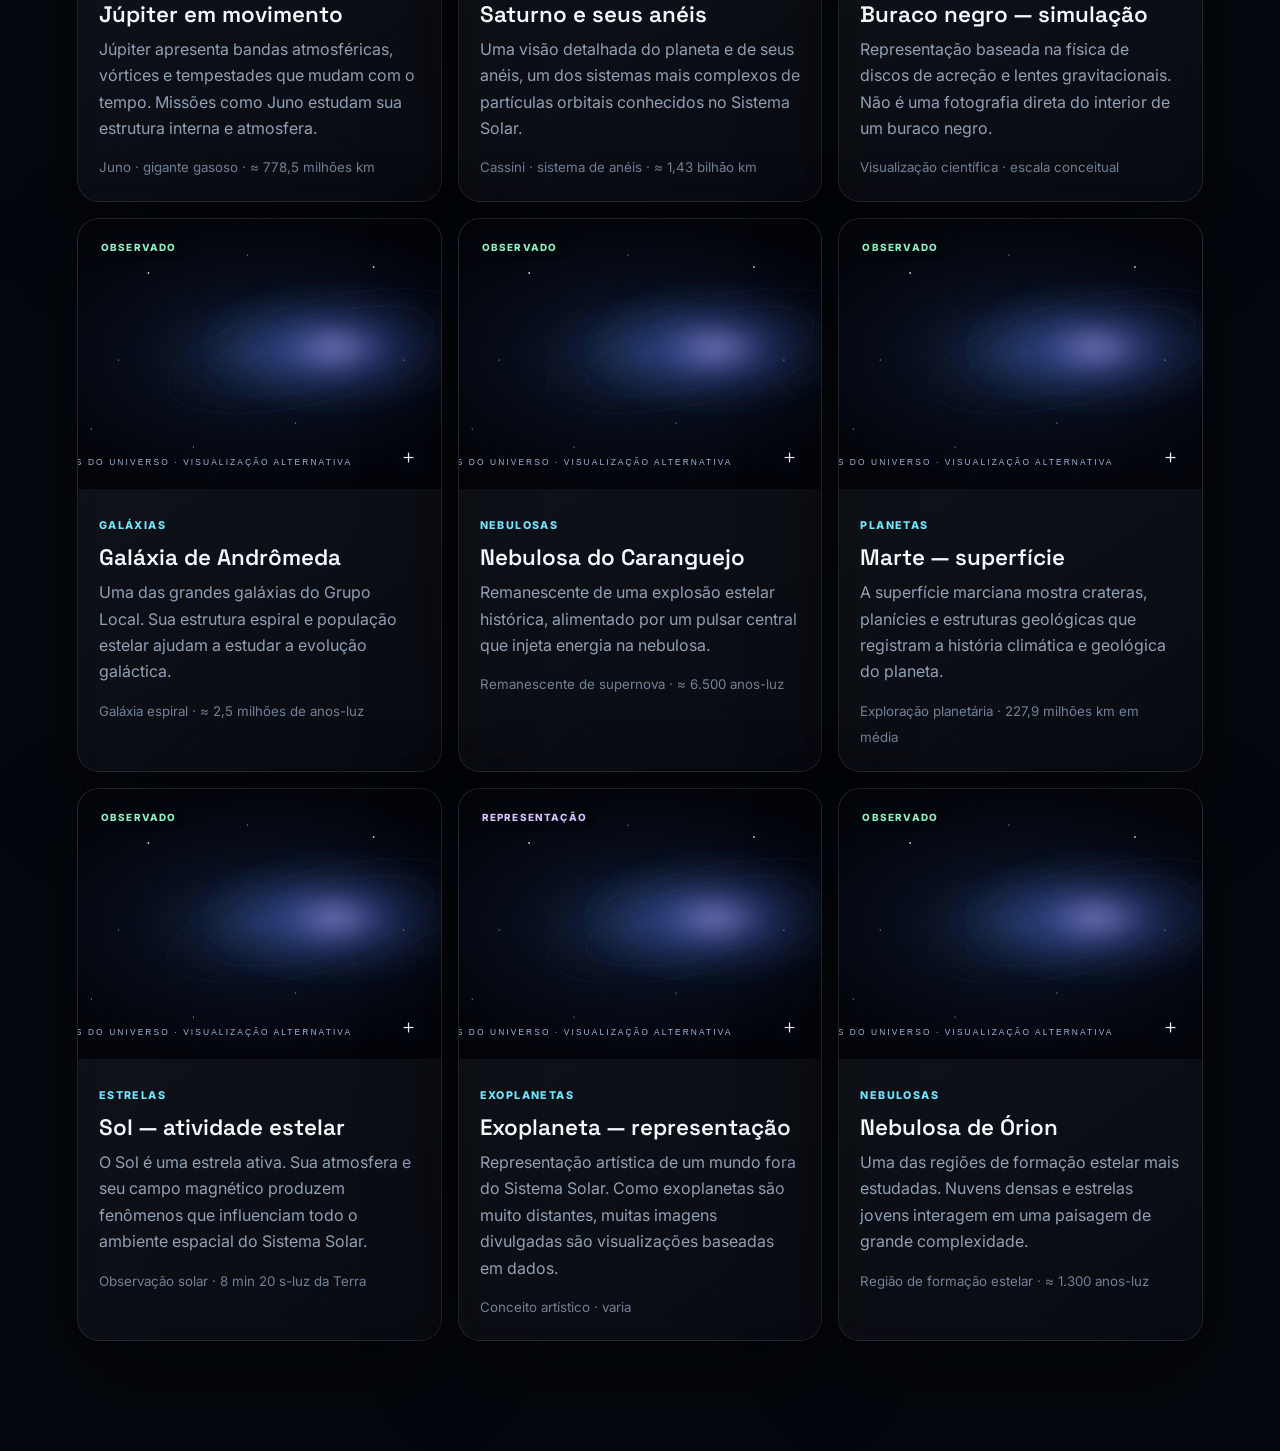
<file: pages/museu.html>
<!doctype html><html lang="pt-BR"><head><meta charset="utf-8"><meta name="viewport" content="width=device-width,initial-scale=1"><title>Museu | Sinais do Universo</title><link rel="stylesheet" href="../css/main.css"></head><body><div class="progress" id="progressLine"></div><header class="topbar"><div class="nav-wrap"><a class="brand" href="../index.html"><i class="brand-mark"></i>SINAIS DO UNIVERSO</a><nav class="nav" id="nav"><a href="../index.html">Início</a><a href="museu.html">Museu</a><a href="universo.html">Universo</a><a href="sistema-solar.html">Sistema Solar</a><a href="exploracao.html">Exploração</a><a href="fenomenos.html">Fenômenos</a><a href="laboratorio.html">Laboratório</a><a href="glossario.html">Glossário</a></nav><div class="nav-actions"><button class="icon-btn" id="themeBtn">◐</button><button class="menu-btn" id="menuBtn">☰</button></div></div></header><main><section class="page-hero"><span class="eyebrow">ACERVO OBSERVÁVEL</span><h1>O Universo em exposição.</h1><p>Uma galeria curada de imagens e visualizações astronômicas. Cada peça informa se é observação científica ou representação artística baseada em dados.</p></section><section class="section"><div class="controls"><input class="search" id="museumSearch" placeholder="Pesquisar galáxia, planeta, nebulosa..."><div class="controls" id="museumFilters"></div></div><div class="museum-grid" id="museumGrid"></div></section></main><script src="../js/data.js"></script><script src="../js/main.js"></script></body></html>
</file>
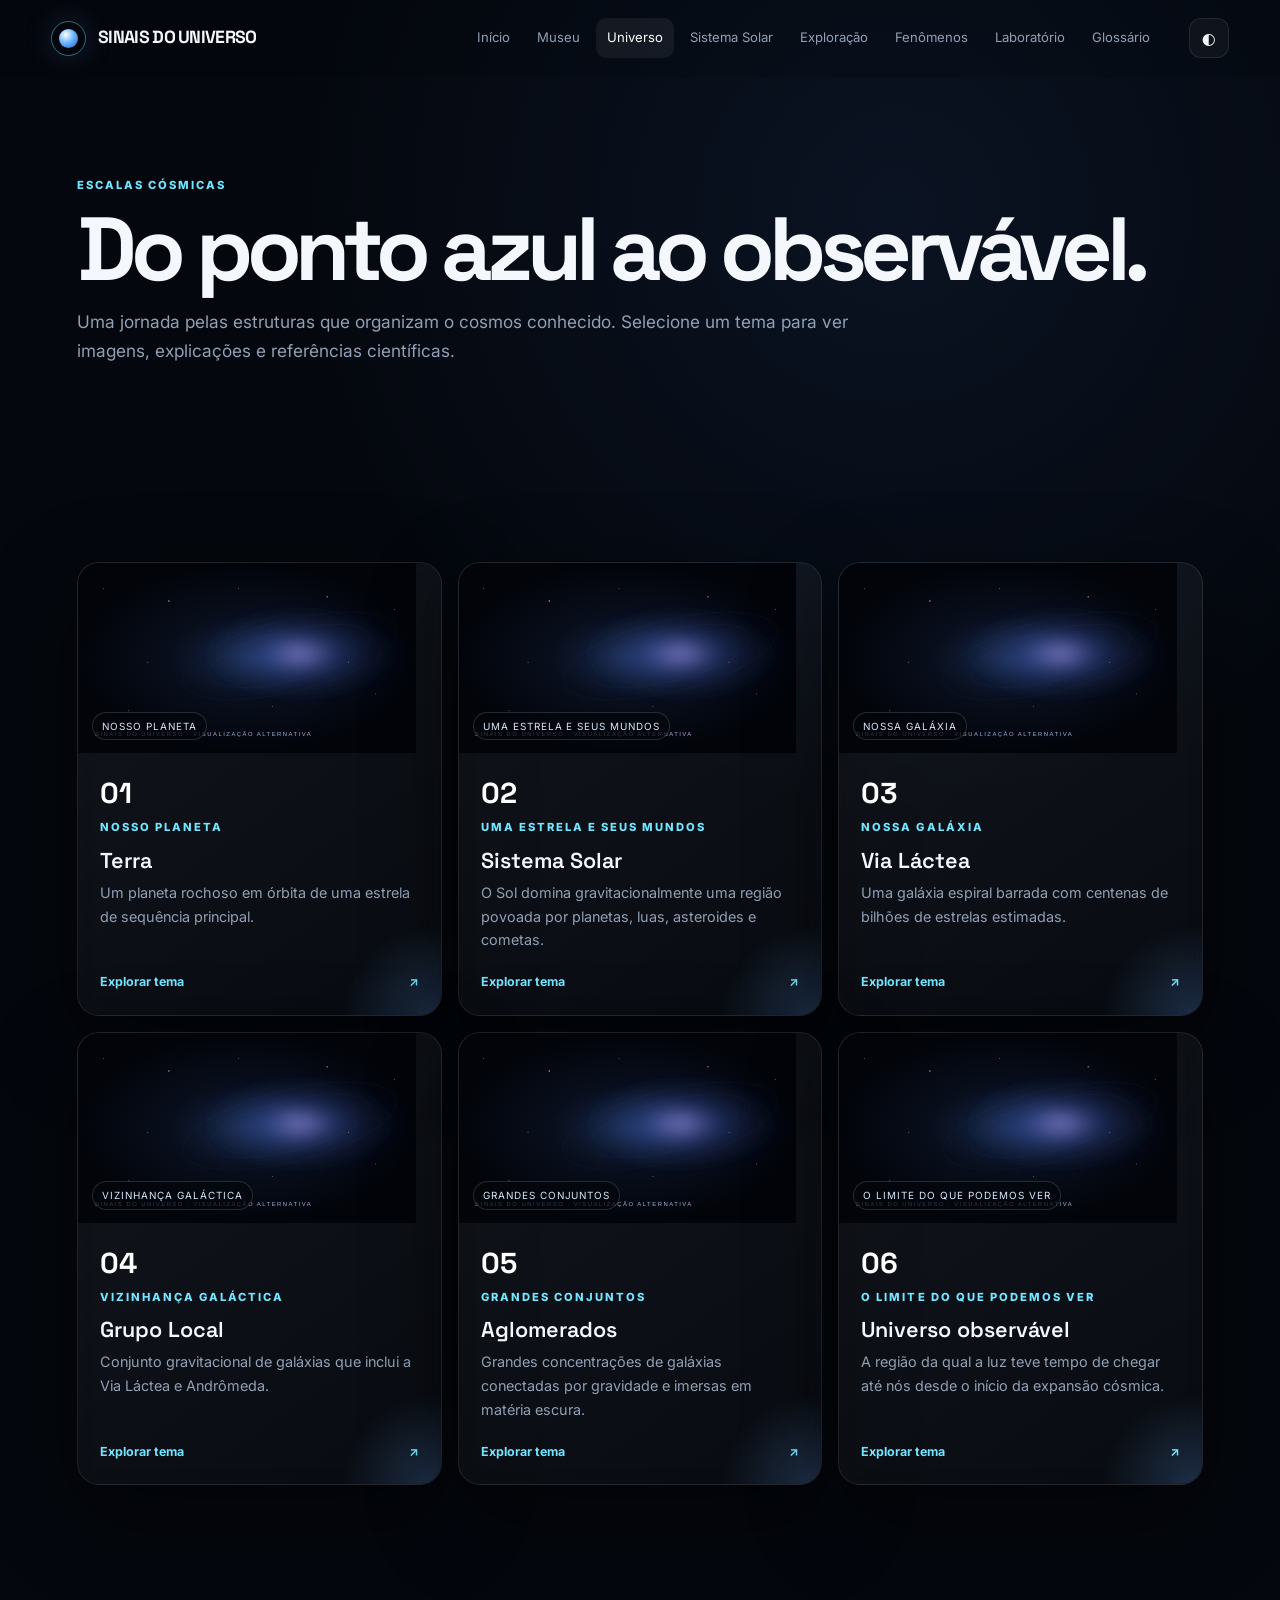
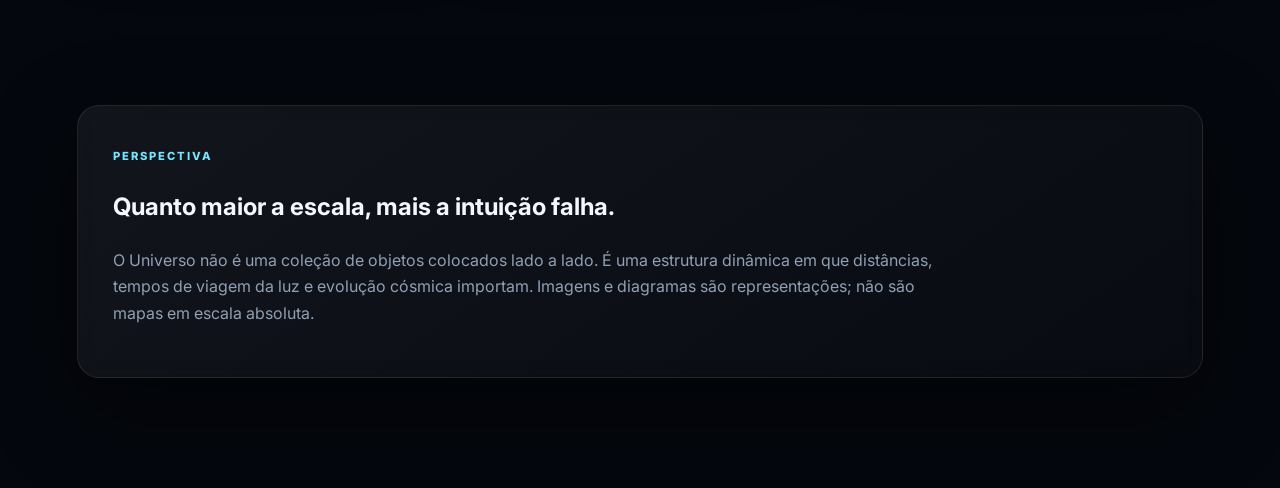
<file: pages/universo.html>
<!doctype html>
<html lang="pt-BR">
<head>
  <meta charset="utf-8">
  <meta name="viewport" content="width=device-width,initial-scale=1">
  <meta name="description" content="Explore as escalas do Universo com imagens, explicações e fontes oficiais da NASA.">
  <title>Universo | Sinais do Universo</title>
  <link rel="preconnect" href="https://assets.science.nasa.gov">
  <link rel="preconnect" href="https://images-assets.nasa.gov">
  <link rel="stylesheet" href="../css/main.css">
</head>
<body>
  <a class="skip-link" href="#main-content">Pular para o conteúdo</a>
  <div class="progress" id="progressLine" aria-hidden="true"></div>
  <header class="topbar">
    <div class="nav-wrap">
      <a class="brand" href="../index.html" aria-label="Sinais do Universo — página inicial"><i class="brand-mark"></i>SINAIS DO UNIVERSO</a>
      <nav class="nav" id="nav" aria-label="Navegação principal">
        <a href="../index.html">Início</a><a href="museu.html">Museu</a><a href="universo.html">Universo</a>
        <a href="sistema-solar.html">Sistema Solar</a><a href="exploracao.html">Exploração</a>
        <a href="fenomenos.html">Fenômenos</a><a href="laboratorio.html">Laboratório</a><a href="glossario.html">Glossário</a>
      </nav>
      <div class="nav-actions">
        <button class="icon-btn" id="themeBtn" aria-label="Alternar tema" title="Alternar tema">◐</button>
        <button class="menu-btn" id="menuBtn" aria-label="Abrir menu" aria-expanded="false" aria-controls="nav">☰</button>
      </div>
    </div>
  </header>
  <main id="main-content">
    <section class="page-hero">
      <span class="eyebrow">ESCALAS CÓSMICAS</span>
      <h1>Do ponto azul ao observável.</h1>
      <p>Uma jornada pelas estruturas que organizam o cosmos conhecido. Selecione um tema para ver imagens, explicações e referências científicas.</p>
    </section>
    <section class="section" aria-label="Temas do Universo">
      <div class="feature-grid universe-grid" id="universeGrid"></div>
      <noscript><p>Ative o JavaScript para explorar os temas do Universo.</p></noscript>
    </section>
    <section class="section">
      <div class="panel universe-perspective">
        <span class="eyebrow">PERSPECTIVA</span>
        <h2>Quanto maior a escala, mais a intuição falha.</h2>
        <p>O Universo não é uma coleção de objetos colocados lado a lado. É uma estrutura dinâmica em que distâncias, tempos de viagem da luz e evolução cósmica importam. Imagens e diagramas são representações; não são mapas em escala absoluta.</p>
      </div>
    </section>
  </main>
  <script src="../js/data.js"></script>
  <script src="../js/main.js"></script>
</body>
</html>
</file>
<file: css/main.css>
@import url('https://fonts.googleapis.com/css2?family=Inter:wght@400;500;600;700;800&family=Space+Grotesk:wght@500;600;700&display=swap');
:root{--bg:#04070d;--panel:#0a101b;--panel2:#0e1725;--text:#f4f7fb;--muted:#91a0b5;--line:rgba(255,255,255,.09);--blue:#65a9ff;--cyan:#72e5ff;--violet:#8c7cff;--gold:#e5c88b;--shadow:0 30px 90px rgba(0,0,0,.45);--radius:22px;--orbit-speed:12s;--solar-scale:1}*{box-sizing:border-box}html{scroll-behavior:smooth}body{margin:0;background:radial-gradient(circle at 70% 10%,rgba(55,102,180,.13),transparent 30%),var(--bg);color:var(--text);font-family:Inter,system-ui,sans-serif;line-height:1.65}body.light{--bg:#edf3f9;--panel:#fff;--panel2:#f4f7fb;--text:#101827;--muted:#58677a;--line:rgba(10,30,55,.12)}body.light .space-bg{opacity:.12}a{color:inherit;text-decoration:none}button,input,select{font:inherit}button{cursor:pointer;color:inherit}.topbar{position:fixed;z-index:1000;top:0;left:0;right:0;padding:18px 4vw;border-bottom:1px solid transparent;transition:.35s;background:rgba(4,7,13,.2);backdrop-filter:blur(0)}.scrolled .topbar{background:rgba(4,7,13,.78);border-color:var(--line);backdrop-filter:blur(18px)}.nav-wrap{max-width:1500px;margin:auto;display:flex;align-items:center;gap:28px}.brand{display:flex;align-items:center;gap:12px;font-family:'Space Grotesk';font-weight:700;letter-spacing:-.04em;font-size:1.1rem;white-space:nowrap}.brand-mark{width:35px;height:35px;border:1px solid rgba(114,229,255,.45);border-radius:50%;position:relative;box-shadow:0 0 30px rgba(101,169,255,.18)}.brand-mark:after{content:'';position:absolute;inset:7px;border-radius:50%;background:radial-gradient(circle at 35% 30%,#fff,#6bb7ff 45%,#3156b9)}.nav{display:flex;gap:5px;margin-left:auto}.nav a{padding:9px 11px;color:var(--muted);font-size:.82rem;border-radius:10px;transition:.25s}.nav a:hover,.nav a.active{color:#fff;background:rgba(255,255,255,.06)}body.light .nav a:hover,body.light .nav a.active{color:var(--text)}.nav-actions{display:flex;gap:8px}.icon-btn,.menu-btn{width:40px;height:40px;border:1px solid var(--line);background:rgba(255,255,255,.04);border-radius:12px}.menu-btn{display:none}.progress{position:fixed;z-index:1100;top:0;left:0;width:0;height:2px;background:linear-gradient(90deg,var(--blue),var(--cyan),var(--violet));box-shadow:0 0 15px var(--cyan)}main{overflow:hidden}.hero{min-height:100vh;display:grid;place-items:center;position:relative;padding:150px 6vw 90px}.hero-content{position:relative;z-index:2;max-width:1100px;text-align:center}.eyebrow,.section-id{font-size:.7rem;letter-spacing:.18em;text-transform:uppercase;color:var(--cyan);font-weight:800}.hero h1{font:700 clamp(3.8rem,10vw,9rem)/.87 'Space Grotesk';letter-spacing:-.075em;margin:20px 0}.hero h1 span{background:linear-gradient(120deg,#fff 15%,#8ccaff 50%,#a695ff);-webkit-background-clip:text;background-clip:text;color:transparent}.hero p{max-width:760px;margin:0 auto;color:#aab7c9;font-size:1.1rem}.hero-actions{display:flex;justify-content:center;gap:12px;margin-top:34px;flex-wrap:wrap}.btn{border:1px solid var(--line);background:rgba(255,255,255,.055);padding:13px 18px;border-radius:12px;font-weight:700;transition:.25s;display:inline-flex;align-items:center;gap:9px}.btn.primary{background:linear-gradient(135deg,#6aaeff,#6c83ff);color:#07101d;border:0;box-shadow:0 15px 50px rgba(76,139,255,.2)}.btn:hover{transform:translateY(-2px);border-color:rgba(114,229,255,.4)}.space-bg{position:absolute;inset:0;background:radial-gradient(circle at 50% 48%,rgba(68,122,255,.16),transparent 28%),radial-gradient(circle at 75% 25%,rgba(140,124,255,.13),transparent 22%),linear-gradient(180deg,#03050a,#050a12);overflow:hidden}.space-bg:before{content:'';position:absolute;inset:-20%;background:repeating-radial-gradient(ellipse at center,transparent 0 10%,rgba(255,255,255,.015) 10.2% 10.35%);transform:rotate(-10deg)}#starfield{position:absolute;inset:0;width:100%;height:100%}.section{padding:110px 6vw;max-width:1600px;margin:auto}.section-head{max-width:800px;margin-bottom:42px}.section-head h2{font:700 clamp(2.3rem,5vw,4.8rem)/1 'Space Grotesk';letter-spacing:-.055em;margin:12px 0}.section-head p{color:var(--muted);font-size:1.02rem}.feature-grid{display:grid;grid-template-columns:repeat(3,1fr);gap:16px}.feature-card,.panel,.museum-card,.mission-card,.glossary-card,.phenomenon-card,.stat-card{background:linear-gradient(145deg,rgba(255,255,255,.06),rgba(255,255,255,.018));border:1px solid var(--line);border-radius:var(--radius);box-shadow:var(--shadow);backdrop-filter:blur(12px)}.feature-card{padding:28px;min-height:220px;position:relative;overflow:hidden}.feature-card:after{content:'';position:absolute;width:180px;height:180px;border-radius:50%;right:-80px;bottom:-90px;background:radial-gradient(circle,rgba(101,169,255,.22),transparent 70%)}.feature-card h3{font:600 1.35rem 'Space Grotesk';margin:18px 0 8px}.feature-card p{color:var(--muted);margin:0}.number{font:700 2.4rem 'Space Grotesk';color:#fff}.stats{display:grid;grid-template-columns:repeat(4,1fr);gap:12px}.stat-card{padding:25px}.stat-card b{font:700 2rem 'Space Grotesk'}.stat-card span{display:block;color:var(--muted);font-size:.82rem;margin-top:4px}.page-hero{padding:170px 6vw 70px;max-width:1500px;margin:auto}.page-hero h1{font:700 clamp(3rem,7vw,7rem)/.92 'Space Grotesk';letter-spacing:-.07em;margin:12px 0}.page-hero p{max-width:800px;color:var(--muted);font-size:1.08rem}.controls{display:flex;gap:10px;flex-wrap:wrap;margin:24px 0}.search,.select{background:rgba(255,255,255,.045);border:1px solid var(--line);border-radius:12px;padding:12px 14px;color:var(--text);min-width:240px;outline:none}.filter{border:1px solid var(--line);background:transparent;border-radius:999px;padding:9px 13px;color:var(--muted);transition:.2s}.filter.active,.filter:hover{background:rgba(101,169,255,.12);color:#fff;border-color:rgba(101,169,255,.35)}.museum-grid{display:grid;grid-template-columns:repeat(3,1fr);gap:16px}.museum-card{overflow:hidden;cursor:pointer;transition:.35s}.museum-card:hover{transform:translateY(-7px);border-color:rgba(114,229,255,.28)}.museum-img{height:270px;position:relative;background:radial-gradient(circle,#172942,#05070d);overflow:hidden}.museum-img img{width:100%;height:100%;object-fit:cover;transition:.6s}.museum-card:hover img{transform:scale(1.05)}.museum-img img.failed{opacity:0}.museum-img:has(img.failed):after{content:'VISUALIZAÇÃO CIENTÍFICA';position:absolute;inset:0;display:grid;place-items:center;color:#68809f;letter-spacing:.14em;font-size:.7rem}.status{position:absolute;top:14px;left:14px;padding:6px 9px;border-radius:99px;font-size:.62rem;font-weight:800;letter-spacing:.12em;background:rgba(3,7,13,.72);backdrop-filter:blur(10px)}.status.observed{color:#8cf0c2}.status.art{color:#d6c3ff}.zoom{position:absolute;right:14px;bottom:14px;width:36px;height:36px;border-radius:50%;display:grid;place-items:center;background:rgba(3,7,13,.7);font-size:1.2rem}.museum-copy{padding:21px}.museum-copy>span,.mission-meta,.glossary-card>div>span{color:var(--cyan);font-size:.67rem;text-transform:uppercase;letter-spacing:.13em;font-weight:800}.museum-copy h3,.mission-card h3,.glossary-card h3,.phenomenon-card h3{font:600 1.4rem 'Space Grotesk';margin:7px 0}.museum-copy p,.mission-card p,.glossary-card p,.phenomenon-card p{color:var(--muted);margin:0 0 12px}.museum-copy small{color:#718197}.modal{position:fixed;inset:0;background:rgba(0,0,0,.78);z-index:2000;display:none;place-items:center;padding:30px;backdrop-filter:blur(14px)}.modal.open{display:grid}.modal-box{width:min(1250px,100%);max-height:90vh;overflow:auto;background:#070c14;border:1px solid var(--line);border-radius:26px;box-shadow:0 40px 120px #000;padding:22px;position:relative}.modal-close{position:absolute;right:16px;top:16px;width:42px;height:42px;border:1px solid var(--line);background:rgba(0,0,0,.45);border-radius:50%;font-size:1.5rem;z-index:2}.museum-modal{display:grid;grid-template-columns:1.15fr .85fr;gap:26px}.museum-large{min-height:600px;background:#02050a;border-radius:18px;overflow:hidden}.museum-large img{width:100%;height:100%;min-height:600px;object-fit:cover}.museum-details{padding:30px 22px}.museum-details h2{font:700 clamp(2.2rem,5vw,4.5rem)/.95 'Space Grotesk';letter-spacing:-.06em;margin:12px 0}.museum-details p{color:#9daabd}.detail-pills{display:flex;gap:8px;flex-wrap:wrap}.detail-pills span,.source-box{padding:10px 12px;border:1px solid var(--line);border-radius:12px;color:#c2cfdf;background:rgba(255,255,255,.03)}.source-box{display:grid;gap:4px;margin-top:20px}.source-box span{color:var(--muted)}.fine{font-size:.8rem}.modal-nav{display:flex;gap:8px;margin-top:25px}.modal-nav button{padding:11px 14px;border:1px solid var(--line);background:transparent;border-radius:10px}.solar-page{min-height:100vh}.solar-wrap{max-width:1500px;margin:auto;padding:20px 5vw 100px}.solar-stage{height:700px;position:relative;border:1px solid var(--line);border-radius:30px;overflow:hidden;background:radial-gradient(circle at 50% 50%,rgba(255,155,49,.09),transparent 9%),radial-gradient(circle at 50% 50%,rgba(38,84,150,.14),transparent 36%),#02050b;--solar-scale:1}.solar-stage:before,.solar-stage:after{content:'';position:absolute;inset:-50%;background-image:radial-gradient(circle,rgba(255,255,255,.8) 0 1px,transparent 1.5px);background-size:73px 83px;opacity:.22;animation:drift 80s linear infinite}.solar-stage:after{background-size:131px 117px;opacity:.12;animation-duration:120s;animation-direction:reverse}.solar-stage.educational{background:radial-gradient(circle at 50% 50%,rgba(255,155,49,.12),transparent 10%),#02050b}.solar-core{position:absolute;left:50%;top:50%;width:90px;height:90px;transform:translate(-50%,-50%);border-radius:50%;background:radial-gradient(circle at 35% 30%,#fff9c9,#ffc14e 35%,#ff6a1a 70%,#6b1806);box-shadow:0 0 35px #ffb12f,0 0 120px rgba(255,109,20,.55),0 0 250px rgba(255,126,30,.22);z-index:2}.solar-core:after{content:'';position:absolute;inset:-25px;border-radius:50%;background:radial-gradient(circle,rgba(255,190,70,.22),transparent 68%);filter:blur(8px)}.solar-planets{position:absolute;inset:0;transform:scale(var(--solar-scale));transition:transform .5s;z-index:3}.planet-orbit{position:absolute;left:50%;top:50%;width:var(--orbit);height:var(--orbit);margin:calc(var(--orbit)/-2);border:1px solid rgba(147,183,220,.16);border-radius:50%;background:transparent;animation:orbit var(--orbit-speed) linear infinite;transform-origin:center;transition:.4s}.planet-orbit:before{content:'';position:absolute;left:50%;top:-4px;width:8px;height:8px;border-radius:50%;background:transparent;box-shadow:0 0 0 0 rgba(255,255,255,0)}.planet-orbit.selected{border-color:rgba(114,229,255,.5);box-shadow:0 0 30px rgba(114,229,255,.08)}.planet-orbit.p-mercurio{--orbit:150px}.planet-orbit.p-venus{--orbit:205px}.planet-orbit.p-terra{--orbit:265px}.planet-orbit.p-marte{--orbit:330px}.planet-orbit.p-jupiter{--orbit:425px}.planet-orbit.p-saturno{--orbit:520px}.planet-orbit.p-urano{--orbit:610px}.planet-orbit.p-netuno{--orbit:690px}.planet{position:absolute;left:50%;top:-11px;transform:translateX(-50%);width:22px;height:22px;border-radius:50%;display:block;box-shadow:inset -6px -5px 9px rgba(0,0,0,.7),0 0 10px rgba(255,255,255,.08);transition:.3s}.planet-orbit:hover .planet,.planet-orbit.selected .planet{transform:translateX(-50%) scale(1.45);box-shadow:0 0 22px rgba(114,229,255,.3),inset -6px -5px 9px rgba(0,0,0,.7)}.planet-label{position:absolute;top:18px;left:50%;transform:translateX(-50%);font-size:.6rem;color:#8fa1b7;white-space:nowrap;pointer-events:none}.planet-mercury{background:radial-gradient(circle at 30% 30%,#d7d0c3,#7b756c 50%,#35322f)}.planet-venus{background:radial-gradient(circle at 30% 30%,#fff0bd,#c98b4b 50%,#70401e)}.planet-earth{background:radial-gradient(circle at 35% 30%,#9fe2ff,#2864b0 42%,#061b3d);box-shadow:inset -7px -5px 10px #000,0 0 12px rgba(80,166,255,.35)}.planet-earth:after{content:'';position:absolute;inset:2px;background:radial-gradient(ellipse at 35% 40%,#5ea86c 0 10%,transparent 11%),radial-gradient(ellipse at 65% 65%,#6fb26a 0 9%,transparent 10%);border-radius:50%;opacity:.9}.planet-mars{background:radial-gradient(circle at 30% 25%,#db8a62,#9a3d2a 55%,#431710)}.planet-jupiter{background:repeating-linear-gradient(0deg,#8a624d 0 4px,#d9c0a3 4px 8px,#a47c61 8px 11px,#e5d2b8 11px 15px)}.planet-jupiter:after{content:'';position:absolute;width:8px;height:4px;border-radius:50%;background:#b65b4b;right:3px;top:9px}.planet-saturn{background:radial-gradient(circle at 35% 30%,#f4d99d,#a78352 60%,#5a452c)}.planet-saturn:after{content:'';position:absolute;left:50%;top:50%;width:42px;height:11px;border:2px solid rgba(218,191,140,.8);border-radius:50%;transform:translate(-50%,-50%) rotate(-14deg);box-shadow:0 0 0 3px rgba(160,137,101,.25)}.planet-uranus{background:radial-gradient(circle at 35% 30%,#c9ffff,#65b9c1 65%,#295d67)}.planet-neptune{background:radial-gradient(circle at 35% 30%,#9db7ff,#3454c8 58%,#111c6b)}.solar-controls{display:flex;gap:8px;flex-wrap:wrap;margin:15px 0}.solar-controls button{border:1px solid var(--line);background:rgba(255,255,255,.05);padding:10px 13px;border-radius:10px}.solar-info{display:grid;grid-template-columns:1fr 360px;gap:18px;margin-top:18px}.planet-panel{padding:28px}.planet-kicker{color:var(--cyan);font-size:.7rem;text-transform:uppercase;letter-spacing:.15em;font-weight:800}.planet-panel h2{font:700 3rem 'Space Grotesk';margin:5px 0}.planet-panel>p{color:var(--muted)}.stat-grid{display:grid;grid-template-columns:repeat(4,1fr);gap:8px;margin:20px 0}.stat-grid div{padding:13px;border:1px solid var(--line);border-radius:12px;background:rgba(255,255,255,.025)}.stat-grid small{display:block;color:#6e8199;font-size:.65rem;text-transform:uppercase}.stat-grid strong{font-size:.85rem}.info-section{display:grid;gap:4px;margin-top:14px}.info-section b{font-size:.75rem;color:#cbd7e5;text-transform:uppercase}.info-section span{color:var(--muted)}.fact-list{color:#9aa9bb;padding-left:18px}.phenomena-layout{display:grid;grid-template-columns:380px 1fr;gap:18px}.phenomena-grid{display:grid;gap:10px;align-content:start}.phenomenon-card{padding:12px;display:grid;grid-template-columns:100px 1fr;gap:14px;cursor:pointer;transition:.25s}.phenomenon-card:hover,.phenomenon-card.active{border-color:rgba(114,229,255,.35);transform:translateX(4px)}.phenomenon-img{height:100px;border-radius:15px;overflow:hidden;position:relative;background:#050a12}.phenomenon-img img{width:100%;height:100%;object-fit:cover}.phenomenon-img span{position:absolute;inset:0;display:grid;place-items:center;font-size:2rem;background:linear-gradient(transparent,rgba(0,0,0,.45))}.phenomenon-card small{color:var(--cyan);font-size:.6rem;letter-spacing:.12em}.phenomenon-card h3{margin:4px 0}.phenomenon-detail{padding:34px;min-height:620px}.phenomenon-detail-head{display:flex;justify-content:space-between;align-items:start}.phenomenon-detail h2{font:700 clamp(2.3rem,5vw,4.5rem)/.95 'Space Grotesk';letter-spacing:-.05em;margin:10px 0}.phenomenon-symbol{font-size:5rem;color:#9db7ff;text-shadow:0 0 40px rgba(114,229,255,.25)}.lead{font-size:1.15rem;color:#bac6d5;max-width:900px}.phenomenon-sections{display:grid;grid-template-columns:repeat(2,1fr);gap:12px;margin-top:30px}.phenomenon-sections section{padding:20px;border:1px solid var(--line);border-radius:16px;background:rgba(255,255,255,.025)}.phenomenon-sections small{color:var(--cyan);font-weight:800;letter-spacing:.12em}.phenomenon-sections p{color:var(--muted)}.phenomenon-bar{display:flex;align-items:center;gap:12px;margin-top:25px;color:#6e8097;font-size:.7rem}.phenomenon-bar i{height:1px;background:linear-gradient(90deg,var(--cyan),var(--violet));flex:1}.mission-grid{display:grid;gap:0}.mission-card{border:0;border-radius:0;background:transparent;box-shadow:none;display:grid;grid-template-columns:100px 28px 1fr;min-height:210px}.mission-year{font:700 1.5rem 'Space Grotesk';color:#9bb4d2;padding-top:18px}.mission-line{position:relative}.mission-line:before{content:'';position:absolute;left:50%;top:0;bottom:0;width:1px;background:linear-gradient(var(--cyan),rgba(114,229,255,.05))}.mission-line:after{content:'';position:absolute;left:50%;top:26px;width:10px;height:10px;border-radius:50%;background:var(--cyan);transform:translateX(-50%);box-shadow:0 0 25px var(--cyan)}.mission-content{display:grid;grid-template-columns:260px 1fr;gap:22px;padding:12px 0 42px 20px}.mission-image{height:170px;border-radius:18px;overflow:hidden;background:#050a12;border:1px solid var(--line)}.mission-image img{width:100%;height:100%;object-fit:cover}.mission-content h3{font-size:1.8rem}.mission-meta{display:flex;gap:20px;flex-wrap:wrap}.mission-meta span{display:grid;gap:2px}.mission-meta b{color:#cbd7e5;font-size:.75rem}.glossary-grid{display:grid;grid-template-columns:repeat(2,1fr);gap:12px}.glossary-card{padding:22px;display:grid;grid-template-columns:48px 1fr;gap:15px}.term-letter{width:42px;height:42px;border:1px solid rgba(114,229,255,.25);border-radius:12px;display:grid;place-items:center;color:var(--cyan);font:700 1.2rem 'Space Grotesk'}.glossary-card h3{margin:5px 0}.advanced{margin-top:14px;padding-top:12px;border-top:1px solid var(--line);display:grid;gap:3px}.advanced b{font-size:.65rem;color:#76899f;text-transform:uppercase;letter-spacing:.1em}.advanced span{font-size:.85rem;color:#9daabd}.lab-grid{display:grid;grid-template-columns:repeat(2,1fr);gap:16px}.lab-card{padding:30px}.range{width:100%;accent-color:var(--blue)}.lab-result{font:700 clamp(2.2rem,5vw,4.5rem) 'Space Grotesk';letter-spacing:-.05em;margin:20px 0}.empty-state{padding:50px;border:1px dashed var(--line);border-radius:18px;color:var(--muted);display:grid;gap:4px}.search-global{position:relative}.search-global input{width:180px}.search-results{position:absolute;right:0;top:48px;width:340px;background:#080e17;border:1px solid var(--line);border-radius:16px;padding:8px;box-shadow:var(--shadow);z-index:1200}.search-results a{display:grid;gap:2px;padding:10px;border-radius:10px}.search-results a:hover{background:rgba(255,255,255,.05)}.search-results span{font-size:.72rem;color:var(--muted);white-space:nowrap;overflow:hidden;text-overflow:ellipsis}.toast{position:fixed;bottom:24px;left:50%;transform:translate(-50%,20px);opacity:0;background:#101927;border:1px solid var(--line);padding:12px 16px;border-radius:12px;z-index:3000;transition:.25s}.toast.show{opacity:1;transform:translate(-50%,0)}.reveal{opacity:0;transform:translateY(20px);transition:.7s ease}.reveal.visible{opacity:1;transform:none}@keyframes orbit{from{transform:rotate(0)}to{transform:rotate(360deg)}}@keyframes drift{from{transform:translate3d(0,0,0)}to{transform:translate3d(8%,4%,0)}}@media(max-width:1100px){.nav{display:none}.menu-btn{display:block;margin-left:auto}.nav.open{display:flex;position:absolute;top:75px;left:4vw;right:4vw;flex-direction:column;background:#080e17;border:1px solid var(--line);padding:12px;border-radius:18px}.feature-grid,.museum-grid{grid-template-columns:repeat(2,1fr)}.solar-info{grid-template-columns:1fr}.solar-stage{height:600px}.planet-orbit.p-netuno{--orbit:570px}.planet-orbit.p-urano{--orbit:510px}.planet-orbit.p-saturno{--orbit:440px}.planet-orbit.p-jupiter{--orbit:360px}.phenomena-layout{grid-template-columns:1fr}.phenomena-grid{grid-template-columns:repeat(2,1fr)}}@media(max-width:760px){.topbar{padding:13px 4vw}.nav-actions{display:none}.hero{padding-top:130px}.hero h1{font-size:3.5rem}.section,.page-hero{padding-left:5vw;padding-right:5vw}.feature-grid,.museum-grid,.glossary-grid,.lab-grid,.phenomenon-sections{grid-template-columns:1fr}.stats{grid-template-columns:repeat(2,1fr)}.museum-img{height:220px}.museum-modal{grid-template-columns:1fr}.museum-large,.museum-large img{min-height:300px}.phenomena-grid{grid-template-columns:1fr}.mission-card{grid-template-columns:65px 20px 1fr}.mission-content{grid-template-columns:1fr}.mission-image{height:190px}.solar-stage{height:480px}.planet-orbit.p-netuno{--orbit:430px}.planet-orbit.p-urano{--orbit:380px}.planet-orbit.p-saturno{--orbit:330px}.planet-orbit.p-jupiter{--orbit:275px}.planet-orbit.p-marte{--orbit:225px}.planet-orbit.p-terra{--orbit:180px}.planet-orbit.p-venus{--orbit:140px}.planet-orbit.p-mercurio{--orbit:105px}.stat-grid{grid-template-columns:repeat(2,1fr)}.solar-core{width:58px;height:58px}.search-global input{width:140px}.page-hero h1{font-size:3.2rem}}
@media(prefers-reduced-motion:reduce){*,*:before,*:after{scroll-behavior:auto!important;animation-duration:.01ms!important;transition-duration:.01ms!important}}

/* =========================================================
   EVOLUÇÃO CINEMATOGRÁFICA · HOME / HERO / EXPLORAÇÃO
   ========================================================= */
.skip-link{position:fixed;left:16px;top:-80px;z-index:5000;padding:10px 14px;border-radius:10px;background:#fff;color:#05070b;font-weight:800;transition:top .2s}.skip-link:focus{top:16px}
.hero-carousel{min-height:100svh;height:clamp(720px,100svh,980px);position:relative;isolation:isolate;overflow:hidden;background:#02040a;outline:none}
.hero-slides,.hero-slide,.hero-slide img{position:absolute;inset:0;width:100%;height:100%}
.hero-slide{opacity:0;visibility:hidden;z-index:0;transform:scale(1.015);transition:opacity 1.25s cubic-bezier(.22,.61,.36,1),visibility 1.25s,transform 8s cubic-bezier(.16,1,.3,1)}
.hero-slide.is-active{opacity:1;visibility:visible;z-index:1;transform:scale(1.065)}
.hero-slide.was-active{opacity:0;visibility:hidden;transform:scale(1.035)}
.hero-slide img{object-fit:cover;object-position:center;filter:saturate(.9) contrast(1.06) brightness(.74)}
.hero-slide img.failed{object-fit:cover;opacity:1!important}
.hero-vignette{position:absolute;inset:0;z-index:2;pointer-events:none;background:
 linear-gradient(90deg,rgba(1,4,9,.92) 0%,rgba(1,4,9,.72) 28%,rgba(1,4,9,.18) 63%,rgba(1,4,9,.48) 100%),
 linear-gradient(0deg,rgba(1,4,9,.88) 0%,rgba(1,4,9,.04) 45%,rgba(1,4,9,.42) 100%),
 radial-gradient(circle at 55% 45%,transparent 0 28%,rgba(1,4,9,.24) 76%,rgba(1,4,9,.72) 100%)}
.hero-stars-layer{position:absolute;inset:0;z-index:3;pointer-events:none;mix-blend-mode:screen;opacity:.65}
#starfield{position:absolute;inset:0;width:100%;height:100%}
.hero-ui{position:absolute;inset:0;z-index:4;display:flex;flex-direction:column;justify-content:flex-end;padding:120px 5.5vw 34px;pointer-events:none}
.hero-copy{max-width:900px;min-height:360px;display:flex;align-items:flex-end;pointer-events:none}
.hero-copy-inner{padding-bottom:30px;pointer-events:auto}
.hero-copy.copy-in .hero-copy-inner{animation:heroCopyIn .8s cubic-bezier(.16,1,.3,1) both}
.hero-copy h1{font:700 clamp(3.5rem,8.5vw,8.7rem)/.88 'Space Grotesk';letter-spacing:-.075em;max-width:900px;margin:18px 0 22px;text-wrap:balance}
.hero-copy h1::after{content:'';display:block;width:70px;height:2px;margin-top:24px;background:linear-gradient(90deg,var(--cyan),transparent)}
.hero-copy p{max-width:700px;color:#d0d8e5;font-size:clamp(1rem,1.4vw,1.2rem);line-height:1.65;margin:0}
.hero-copy .hero-actions{justify-content:flex-start;margin-top:30px}
.hero-bottom{display:grid;grid-template-columns:160px 1fr minmax(180px,280px);align-items:center;gap:20px;border-top:1px solid rgba(255,255,255,.15);padding-top:17px;pointer-events:auto}
.hero-counter{font-family:'Space Grotesk';display:flex;gap:7px;align-items:baseline}.hero-counter b{font-size:1.1rem}.hero-counter span{color:#74849b;font-size:.75rem}
.hero-controls{display:flex;justify-content:center;align-items:center;gap:10px}.hero-arrow{width:42px;height:42px;border:1px solid rgba(255,255,255,.18);border-radius:50%;background:rgba(5,9,16,.35);backdrop-filter:blur(12px);font-size:1rem;transition:.25s}.hero-arrow:hover,.hero-arrow:focus-visible{background:rgba(255,255,255,.1);border-color:rgba(114,229,255,.5);transform:translateY(-2px)}
.hero-dots{display:flex;gap:7px;align-items:center}.hero-dot{width:34px;height:28px;border:0;background:transparent;padding:0;position:relative;cursor:pointer}.hero-dot span{position:absolute;left:50%;top:50%;width:5px;height:5px;border-radius:50%;background:#728097;transform:translate(-50%,-50%);transition:.3s}.hero-dot.active{width:54px}.hero-dot.active span{width:100%;height:2px;border-radius:2px;background:linear-gradient(90deg,var(--cyan),var(--violet));box-shadow:0 0 14px rgba(114,229,255,.35)}
.hero-credit{text-align:right;color:#9caabd;font-size:.66rem;letter-spacing:.08em;text-transform:uppercase;white-space:nowrap;overflow:hidden;text-overflow:ellipsis}
.hero-progress{position:absolute;top:0;left:0;right:0;height:2px;z-index:8;background:rgba(255,255,255,.06)}.hero-progress span{display:block;width:0;height:100%;background:linear-gradient(90deg,var(--cyan),var(--violet));box-shadow:0 0 16px rgba(114,229,255,.7)}
.home-intro{padding-top:130px}
.explore-grid{display:grid;grid-template-columns:repeat(12,1fr);grid-auto-rows:minmax(290px,24vw);gap:16px}
.explore-card{position:relative;grid-column:span 4;overflow:hidden;border:1px solid var(--line);border-radius:26px;min-height:290px;background:#070b12;box-shadow:var(--shadow);isolation:isolate;transition:transform .45s cubic-bezier(.16,1,.3,1),border-color .35s,box-shadow .35s}
.explore-card-wide{grid-column:span 8}
.explore-card img{position:absolute;inset:0;width:100%;height:100%;object-fit:cover;filter:saturate(.88) brightness(.72);transition:transform 1.1s cubic-bezier(.16,1,.3,1),filter .5s}.explore-card:hover{transform:translateY(-8px);border-color:rgba(114,229,255,.3);box-shadow:0 35px 100px rgba(0,0,0,.55)}.explore-card:hover img{transform:scale(1.07);filter:saturate(1) brightness(.84)}
.explore-overlay{position:absolute;inset:0;background:linear-gradient(180deg,transparent 10%,rgba(2,5,10,.18) 35%,rgba(2,5,10,.95) 100%);z-index:1}
.explore-copy{position:absolute;z-index:2;left:26px;right:26px;bottom:24px}.explore-copy h3{font:600 clamp(1.45rem,2.3vw,2.25rem)/1.02 'Space Grotesk';letter-spacing:-.045em;margin:10px 0 7px}.explore-copy p{color:#aab7c8;margin:0 0 13px;max-width:520px;font-size:.9rem}.explore-link{font-size:.76rem;font-weight:800;letter-spacing:.06em;color:#fff}
.explore-art{position:absolute;inset:0;z-index:0;background:radial-gradient(circle at 70% 35%,rgba(101,169,255,.28),transparent 25%),radial-gradient(circle at 30% 70%,rgba(140,124,255,.2),transparent 28%),linear-gradient(135deg,#050912,#0a1020 55%,#03050a);overflow:hidden}.explore-art:before,.explore-art:after{content:'';position:absolute;border:1px solid rgba(114,229,255,.18);border-radius:50%;width:70%;aspect-ratio:1;left:15%;top:10%;box-shadow:0 0 70px rgba(101,169,255,.1)}.explore-art:after{width:35%;left:32.5%;top:27.5%;border-color:rgba(140,124,255,.25)}
.lab-art{display:grid;place-items:center}.lab-art span{font:600 clamp(1.1rem,2vw,2rem) 'Space Grotesk';color:#c8d8ff;text-shadow:0 0 35px rgba(101,169,255,.55);position:relative;z-index:2}.lab-art i,.lab-art b{position:absolute;width:7px;height:7px;border-radius:50%;background:#fff;box-shadow:0 0 16px #fff;animation:floatStar 4s ease-in-out infinite}.lab-art i{left:20%;top:28%}.lab-art b{right:18%;bottom:24%;animation-delay:1.4s}
.glossary-art{display:flex;align-content:center;justify-content:center;align-items:center;flex-wrap:wrap;gap:10px;padding:55px 25px}.glossary-art span{padding:9px 12px;border:1px solid rgba(114,229,255,.16);border-radius:999px;background:rgba(255,255,255,.035);color:#a9b8ca;font-size:.7rem;letter-spacing:.1em;transform:rotate(var(--r,0deg))}
.glossary-art span:nth-child(2){transform:translateY(14px) rotate(4deg)}.glossary-art span:nth-child(3){transform:translateY(-12px) rotate(-3deg)}.glossary-art span:nth-child(4){transform:translateY(10px) rotate(2deg)}
.scale-section{position:relative;overflow:hidden;border-top:1px solid var(--line);border-bottom:1px solid var(--line);background:#03060c}.scale-backdrop{position:absolute;inset:0;background:radial-gradient(circle at 15% 50%,rgba(101,169,255,.12),transparent 25%),radial-gradient(circle at 82% 45%,rgba(140,124,255,.13),transparent 30%);pointer-events:none}.scale-inner{position:relative}
.scale-track{display:grid;grid-template-columns:repeat(6,1fr);gap:10px;position:relative}.scale-track:before{content:'';position:absolute;left:5%;right:5%;top:105px;height:1px;background:linear-gradient(90deg,transparent,var(--cyan),var(--violet),transparent);opacity:.3}.scale-node{position:relative;min-height:235px;padding:0 12px;display:flex;flex-direction:column;align-items:center;text-align:center}.scale-index{font-size:.62rem;letter-spacing:.14em;color:#61748d;margin-bottom:16px}.scale-orb{width:92px;height:92px;border-radius:50%;position:relative;z-index:1;margin-bottom:20px;border:1px solid rgba(255,255,255,.13);box-shadow:0 0 45px rgba(101,169,255,.12),inset -20px -20px 30px rgba(0,0,0,.45)}.moon-orb{width:45px;height:45px;margin-top:23px;background:radial-gradient(circle at 35% 30%,#d9dce0,#767d86 55%,#2e3339)}.earth-orb{background:radial-gradient(circle at 32% 30%,#9ce4ff,#2a68b8 48%,#061d42)}.sun-orb{width:125px;height:125px;margin-top:-17px;background:radial-gradient(circle at 35% 30%,#fff9c4,#ffc14a 35%,#ff6719 70%,#561006);box-shadow:0 0 45px rgba(255,166,53,.45),0 0 100px rgba(255,111,30,.18)}.system-orb{background:radial-gradient(circle,rgba(255,255,255,.8) 0 2px,transparent 3px),radial-gradient(circle at 45% 45%,rgba(101,169,255,.5),transparent 48%),#050a13;background-size:19px 21px,100% 100%}.galaxy-orb{background:radial-gradient(ellipse,#fff 0 3%,rgba(160,193,255,.7) 6%,rgba(101,169,255,.15) 28%,transparent 48%),conic-gradient(from 25deg,transparent,#6e87ff,transparent,#8f70ff,transparent);filter:blur(.2px)}.universe-orb{background:radial-gradient(circle at 45% 45%,#fff 0 2%,#8ebcff 5%,rgba(114,229,255,.18) 18%,transparent 45%),radial-gradient(circle at 30% 70%,#a57fff,transparent 15%),#03060d;box-shadow:0 0 65px rgba(140,124,255,.35)}
.scale-node strong{font:600 1.05rem 'Space Grotesk';margin-bottom:4px}.scale-node small{font-size:.72rem;color:#71839a;max-width:160px}
.final-cta{padding-top:90px;padding-bottom:120px}.cta-panel{padding:45px 50px;border:1px solid var(--line);border-radius:28px;background:linear-gradient(135deg,rgba(101,169,255,.08),rgba(140,124,255,.05) 55%,rgba(255,255,255,.02));display:flex;align-items:center;justify-content:space-between;gap:30px;box-shadow:var(--shadow)}.cta-panel h2{font:600 clamp(2rem,4vw,4rem)/1 'Space Grotesk';letter-spacing:-.055em;max-width:800px;margin:12px 0}.cta-panel p{color:var(--muted);margin:0}.cta-panel .hero-actions{margin:0}
.hero-carousel .btn{box-shadow:0 12px 35px rgba(0,0,0,.2)}.hero-carousel .btn.primary{box-shadow:0 15px 45px rgba(76,139,255,.28)}
body.light .hero-carousel{background:#dfe7f2}.light .hero-slide img{filter:saturate(.85) contrast(1.04) brightness(.82)}body.light .hero-vignette{background:linear-gradient(90deg,rgba(4,9,16,.78),rgba(4,9,16,.35) 55%,rgba(4,9,16,.48)),linear-gradient(0deg,rgba(4,9,16,.72),transparent 55%,rgba(4,9,16,.28))}
body.light .hero-copy p{color:#e1e8f2}.light .hero-credit{color:#d5dce7}.light .scale-section{background:#0b111b}
@keyframes heroCopyIn{from{opacity:0;transform:translate3d(0,28px,0);filter:blur(7px)}to{opacity:1;transform:none;filter:none}}@keyframes floatStar{50%{transform:translate3d(8px,-12px) scale(1.15)}}
@media(max-width:1100px){.explore-grid{grid-template-columns:repeat(2,1fr);grid-auto-rows:360px}.explore-card,.explore-card-wide{grid-column:span 1}.explore-card-wide{grid-column:span 2}.scale-track{grid-template-columns:repeat(3,1fr);row-gap:30px}.scale-track:before{display:none}.hero-bottom{grid-template-columns:100px 1fr 150px}.hero-ui{padding-left:6vw;padding-right:6vw}}
@media(max-width:760px){
 .hero-carousel{height:100svh;min-height:680px}.hero-ui{padding:100px 5vw 18px}.hero-copy{min-height:0;flex:1;align-items:center}.hero-copy-inner{padding-bottom:0}.hero-copy h1{font-size:clamp(3rem,14vw,5rem);margin:13px 0 18px}.hero-copy h1::after{margin-top:18px;width:50px}.hero-copy p{font-size:.94rem;line-height:1.55}.hero-copy .hero-actions{margin-top:23px}.hero-copy .btn{padding:11px 13px;font-size:.78rem}.hero-bottom{grid-template-columns:58px 1fr;gap:8px;padding-top:11px}.hero-credit{grid-column:1/-1;text-align:left;font-size:.56rem;order:3}.hero-controls{justify-content:flex-end}.hero-arrow{width:38px;height:38px}.hero-dot{width:22px}.hero-dot.active{width:40px}.nav-actions{display:flex}.menu-btn{display:block;margin-left:0}.explore-grid{grid-template-columns:1fr;grid-auto-rows:330px}.explore-card,.explore-card-wide{grid-column:span 1}.explore-copy{left:21px;right:21px;bottom:20px}.scale-track{grid-template-columns:repeat(2,1fr);gap:22px}.scale-node{min-height:215px}.scale-orb{width:76px;height:76px}.sun-orb{width:100px;height:100px}.cta-panel{padding:30px 25px;display:block}.cta-panel .hero-actions{margin-top:25px;justify-content:flex-start}
}
@media(prefers-reduced-motion:reduce){
 .hero-slide,.hero-copy.copy-in .hero-copy-inner,.explore-card,.explore-card img{animation:none!important;transition:none!important}.hero-slide.is-active{transform:scale(1)}.hero-progress span{transition:none!important}.hero-carousel{scroll-behavior:auto}
}

/* --- Ultra-realistic enhancement layer: only affects the existing solar + phenomena components --- */
.solar-stage{--solar-rotate-x:0deg;--solar-rotate-y:0deg;perspective:1200px;isolation:isolate}
.solar-stage:before{z-index:0;filter:blur(.15px);}
.solar-stage:after{z-index:0;}
.solar-planets{transform:scale(var(--solar-scale)) rotateX(var(--solar-rotate-x)) rotateY(var(--solar-rotate-y));transform-style:preserve-3d;will-change:transform;}
.planet-orbit{animation-name:orbit3d;transform-style:preserve-3d;backface-visibility:visible;border-color:rgba(147,183,220,.2);box-shadow:inset 0 0 35px rgba(114,169,255,.025),0 0 18px rgba(70,120,190,.035);}
.planet-orbit:nth-child(1){--orbit-depth:64deg}.planet-orbit:nth-child(2){--orbit-depth:62deg}.planet-orbit:nth-child(3){--orbit-depth:60deg}.planet-orbit:nth-child(4){--orbit-depth:58deg}.planet-orbit:nth-child(5){--orbit-depth:56deg}.planet-orbit:nth-child(6){--orbit-depth:54deg}.planet-orbit:nth-child(7){--orbit-depth:52deg}.planet-orbit:nth-child(8){--orbit-depth:50deg}
.planet{width:clamp(22px,2.1vw,38px);height:clamp(22px,2.1vw,38px);box-shadow:inset -10px -8px 15px rgba(0,0,0,.72),inset 4px 3px 8px rgba(255,255,255,.2),0 0 14px rgba(255,255,255,.1);transform-style:preserve-3d;overflow:visible}
.planet-orbit:hover .planet,.planet-orbit.selected .planet{transform:translateX(-50%) translateZ(8px) scale(1.3)}
.planet-mercury{background:radial-gradient(circle at 32% 25%,#f1eee7 0 5%,#bcb5aa 23%,#746e67 52%,#292724 100%),radial-gradient(circle,#0000 65%,rgba(0,0,0,.55));}
.planet-venus{background:radial-gradient(circle at 32% 24%,#fff8d6 0 5%,#e4bc73 26%,#b46d37 58%,#4f2916 100%),repeating-linear-gradient(155deg,transparent 0 5px,rgba(255,239,183,.14) 6px 8px);}
.planet-earth{background:radial-gradient(circle at 32% 24%,#d8f7ff 0 5%,#4e9ce0 25%,#1653a0 55%,#041630 100%);}
.planet-earth:after{content:'';position:absolute;inset:3%;border-radius:50%;background:radial-gradient(ellipse at 30% 38%,#5fbd70 0 9%,transparent 10%),radial-gradient(ellipse at 67% 63%,#6ea95f 0 8%,transparent 9%),radial-gradient(ellipse at 53% 24%,#b6d99b 0 5%,transparent 6%);opacity:.9;mix-blend-mode:screen;}
.planet-earth:before{content:'';position:absolute;inset:-2px;border-radius:50%;background:radial-gradient(circle at 65% 65%,transparent 52%,rgba(255,255,255,.16) 70%,transparent 73%);}
.planet-mars{background:radial-gradient(circle at 30% 24%,#f0a27b 0 5%,#c85b3b 30%,#8e3022 62%,#3d100c 100%);}
.planet-jupiter{background:repeating-linear-gradient(0deg,#6f4b3c 0 4px,#d9c0a3 4px 8px,#9c7258 8px 12px,#ead9c0 12px 17px,#815744 17px 21px);}
.planet-saturn{background:radial-gradient(circle at 32% 25%,#fff1c5 0 5%,#d8b87c 30%,#a77d4b 62%,#50391f 100%);}
.planet-saturn:after{width:62px;height:18px;border-width:2px 3px;box-shadow:0 0 0 4px rgba(185,159,111,.22),0 0 12px rgba(238,211,157,.18);}
.planet-uranus{background:radial-gradient(circle at 32% 24%,#e1ffff 0 5%,#8ddde0 28%,#55aeb6 60%,#173e4c 100%);}
.planet-neptune{background:radial-gradient(circle at 32% 24%,#b9ceff 0 5%,#5576e2 30%,#2b45b5 62%,#0c144c 100%);}
.moon{position:absolute;left:50%;top:50%;width:7px;height:7px;border-radius:50%;background:radial-gradient(circle at 30% 25%,#fff,#bfc7cf 55%,#5d6670);box-shadow:0 0 6px rgba(255,255,255,.35);transform-origin:calc(-1 * var(--moon-radius,22px)) center;animation:moonOrbit 3.8s linear infinite;z-index:-1;}
.planet-orbit.selected .moon{animation-duration:2.8s}
.solar-core{width:105px;height:105px;background:radial-gradient(circle at 34% 28%,#fffde1 0 5%,#fff08a 15%,#ffb52e 36%,#ff6b13 63%,#7b1607 100%);box-shadow:0 0 45px #ffc44c,0 0 130px rgba(255,109,20,.62),0 0 280px rgba(255,126,30,.28);animation:solarPulse 2.6s ease-in-out infinite;}
.solar-core:before{content:'';position:absolute;inset:-12px;border-radius:50%;background:conic-gradient(from 30deg,transparent,#ffb52e,transparent 24%,#ff7a18,transparent 47%,#ffd15a,transparent 72%);filter:blur(5px);opacity:.55;animation:solarSpin 7s linear infinite;}
.phenomenon-detail-media{margin:32px 0 0;border:1px solid var(--line);border-radius:22px;overflow:hidden;background:#02050a;box-shadow:0 25px 70px rgba(0,0,0,.32);animation:phenomenonMediaIn .55s cubic-bezier(.2,.8,.2,1)}
.phenomenon-detail-media img{display:block;width:100%;height:min(560px,52vw);min-height:280px;object-fit:cover;background:radial-gradient(circle,#152844,#02050a);}
.phenomenon-detail-media figcaption{padding:11px 15px;color:#7f91a8;font-size:.68rem;letter-spacing:.08em;text-transform:uppercase;border-top:1px solid var(--line);background:rgba(255,255,255,.025)}
@keyframes orbit3d{from{transform:rotateX(var(--orbit-depth,58deg)) rotateZ(0deg)}to{transform:rotateX(var(--orbit-depth,58deg)) rotateZ(360deg)}}
@keyframes moonOrbit{from{transform:rotate(0deg) translateX(22px) rotate(0deg)}to{transform:rotate(360deg) translateX(22px) rotate(-360deg)}}
@keyframes solarPulse{0%,100%{filter:saturate(1);transform:translate(-50%,-50%) scale(1)}50%{filter:saturate(1.12);transform:translate(-50%,-50%) scale(1.025)}}
@keyframes solarSpin{to{transform:rotate(360deg)}}
@keyframes phenomenonMediaIn{from{opacity:0;transform:translateY(18px) scale(.985)}to{opacity:1;transform:none}}
@media(max-width:760px){.solar-stage{perspective:850px}.planet{width:26px;height:26px}.planet-saturn:after{width:48px;height:14px}.solar-core{width:72px;height:72px}.phenomenon-detail-media img{height:58vw;min-height:230px}}
@media(prefers-reduced-motion:reduce){.planet-orbit,.moon,.solar-core,.solar-core:before,.phenomenon-detail-media{animation:none!important}.solar-planets{transform:scale(var(--solar-scale))!important}}

/* Ultra-realistic enhancement layer: scoped to existing components only. */
.solar-stage{--solar-rotate-x:0deg;--solar-rotate-y:0deg;perspective:1200px;isolation:isolate}
.solar-planets{transform:scale(var(--solar-scale)) rotateX(var(--solar-rotate-x)) rotateY(var(--solar-rotate-y));transform-style:preserve-3d;will-change:transform}
.planet-orbit{animation-name:orbit3d;transform-style:preserve-3d;backface-visibility:visible;border-color:rgba(147,183,220,.2);box-shadow:inset 0 0 35px rgba(114,169,255,.025),0 0 18px rgba(70,120,190,.035)}
.planet-orbit:nth-child(1){--orbit-depth:64deg}.planet-orbit:nth-child(2){--orbit-depth:62deg}.planet-orbit:nth-child(3){--orbit-depth:60deg}.planet-orbit:nth-child(4){--orbit-depth:58deg}.planet-orbit:nth-child(5){--orbit-depth:56deg}.planet-orbit:nth-child(6){--orbit-depth:54deg}.planet-orbit:nth-child(7){--orbit-depth:52deg}.planet-orbit:nth-child(8){--orbit-depth:50deg}
.planet{width:clamp(22px,2.1vw,38px);height:clamp(22px,2.1vw,38px);box-shadow:inset -10px -8px 15px rgba(0,0,0,.72),inset 4px 3px 8px rgba(255,255,255,.2),0 0 14px rgba(255,255,255,.1);transform-style:preserve-3d;overflow:visible}
.planet-orbit:hover .planet,.planet-orbit.selected .planet{transform:translateX(-50%) translateZ(8px) scale(1.3)}
.planet-mercury{background:radial-gradient(circle at 32% 25%,#f1eee7 0 5%,#bcb5aa 23%,#746e67 52%,#292724 100%)}
.planet-venus{background:radial-gradient(circle at 32% 24%,#fff8d6 0 5%,#e4bc73 26%,#b46d37 58%,#4f2916 100%),repeating-linear-gradient(155deg,transparent 0 5px,rgba(255,239,183,.14) 6px 8px)}
.planet-earth{background:radial-gradient(circle at 32% 24%,#d8f7ff 0 5%,#4e9ce0 25%,#1653a0 55%,#041630 100%)}
.planet-earth:after{content:'';position:absolute;inset:3%;border-radius:50%;background:radial-gradient(ellipse at 30% 38%,#5fbd70 0 9%,transparent 10%),radial-gradient(ellipse at 67% 63%,#6ea95f 0 8%,transparent 9%),radial-gradient(ellipse at 53% 24%,#b6d99b 0 5%,transparent 6%);opacity:.9;mix-blend-mode:screen}
.planet-earth:before{content:'';position:absolute;inset:-2px;border-radius:50%;background:radial-gradient(circle at 65% 65%,transparent 52%,rgba(255,255,255,.16) 70%,transparent 73%)}
.planet-mars{background:radial-gradient(circle at 30% 24%,#f0a27b 0 5%,#c85b3b 30%,#8e3022 62%,#3d100c 100%)}
.planet-jupiter{background:repeating-linear-gradient(0deg,#6f4b3c 0 4px,#d9c0a3 4px 8px,#9c7258 8px 12px,#ead9c0 12px 17px,#815744 17px 21px)}
.planet-saturn{background:radial-gradient(circle at 32% 25%,#fff1c5 0 5%,#d8b87c 30%,#a77d4b 62%,#50391f 100%)}
.planet-saturn:after{width:62px;height:18px;border-width:2px 3px;box-shadow:0 0 0 4px rgba(185,159,111,.22),0 0 12px rgba(238,211,157,.18)}
.planet-uranus{background:radial-gradient(circle at 32% 24%,#e1ffff 0 5%,#8ddde0 28%,#55aeb6 60%,#173e4c 100%)}
.planet-neptune{background:radial-gradient(circle at 32% 24%,#b9ceff 0 5%,#5576e2 30%,#2b45b5 62%,#0c144c 100%)}
.moon{position:absolute;left:50%;top:50%;width:7px;height:7px;border-radius:50%;background:radial-gradient(circle at 30% 25%,#fff,#bfc7cf 55%,#5d6670);box-shadow:0 0 6px rgba(255,255,255,.35);transform-origin:-22px center;animation:moonOrbit 3.8s linear infinite;z-index:-1}
.solar-core{width:105px;height:105px;background:radial-gradient(circle at 34% 28%,#fffde1 0 5%,#fff08a 15%,#ffb52e 36%,#ff6b13 63%,#7b1607 100%);box-shadow:0 0 45px #ffc44c,0 0 130px rgba(255,109,20,.62),0 0 280px rgba(255,126,30,.28);animation:solarPulse 2.6s ease-in-out infinite}
.solar-core:before{content:'';position:absolute;inset:-12px;border-radius:50%;background:conic-gradient(from 30deg,transparent,#ffb52e,transparent 24%,#ff7a18,transparent 47%,#ffd15a,transparent 72%);filter:blur(5px);opacity:.55;animation:solarSpin 7s linear infinite}
.phenomenon-detail-media{margin:32px 0 0;border:1px solid var(--line);border-radius:22px;overflow:hidden;background:#02050a;box-shadow:0 25px 70px rgba(0,0,0,.32);animation:phenomenonMediaIn .55s cubic-bezier(.2,.8,.2,1)}
.phenomenon-detail-media img{display:block;width:100%;height:min(560px,52vw);min-height:280px;object-fit:cover;background:radial-gradient(circle,#152844,#02050a)}
.phenomenon-detail-media figcaption{padding:11px 15px;color:#7f91a8;font-size:.68rem;letter-spacing:.08em;text-transform:uppercase;border-top:1px solid var(--line);background:rgba(255,255,255,.025)}
@keyframes orbit3d{from{transform:rotateX(var(--orbit-depth,58deg)) rotateZ(0deg)}to{transform:rotateX(var(--orbit-depth,58deg)) rotateZ(360deg)}}
@keyframes moonOrbit{from{transform:rotate(0deg) translateX(22px) rotate(0deg)}to{transform:rotate(360deg) translateX(22px) rotate(-360deg)}}
@keyframes solarPulse{0%,100%{filter:saturate(1);transform:translate(-50%,-50%) scale(1)}50%{filter:saturate(1.12);transform:translate(-50%,-50%) scale(1.025)}}
@keyframes solarSpin{to{transform:rotate(360deg)}}
@keyframes phenomenonMediaIn{from{opacity:0;transform:translateY(18px) scale(.985)}to{opacity:1;transform:none}}
@media(max-width:760px){.solar-stage{perspective:850px}.planet{width:26px;height:26px}.planet-saturn:after{width:48px;height:14px}.solar-core{width:72px;height:72px}.phenomenon-detail-media img{height:58vw;min-height:230px}}
@media(prefers-reduced-motion:reduce){.planet-orbit,.moon,.solar-core,.solar-core:before,.phenomenon-detail-media{animation:none!important}.solar-planets{transform:scale(var(--solar-scale))!important}}

/* ==============================================================
   CORREÇÃO / CAMADA 3D — mantém a visualização CSS original
   como fallback e não altera o restante do site.
   ============================================================== */
.solar-stage{position:relative;overflow:hidden;isolation:isolate}
.solar-webgl-wrap{
  position:absolute;inset:0;z-index:10;display:none;
  background:
    radial-gradient(circle at 50% 50%,rgba(255,165,45,.10),transparent 12%),
    radial-gradient(circle at 50% 50%,rgba(38,75,145,.12),transparent 45%),
    #01030a;
}
.solar-stage.webgl-ready .solar-webgl-wrap{display:block}
.solar-stage.webgl-ready>.solar-core,
.solar-stage.webgl-ready>.solar-planets{visibility:hidden;pointer-events:none}
#solarCanvas{position:absolute;inset:0;width:100%;height:100%;display:block;touch-action:none}
.solar-webgl-loading{
  position:absolute;inset:0;display:grid;place-items:center;
  color:#b7cbea;background:rgba(1,3,9,.62);
  font-size:.72rem;letter-spacing:.14em;text-transform:uppercase;
  z-index:4;pointer-events:none;transition:opacity .35s;
}
.solar-webgl-loading.hidden{opacity:0}
.solar-webgl-hud{
  position:absolute;left:16px;top:16px;z-index:5;
  display:flex;gap:7px;flex-wrap:wrap;pointer-events:none;
}
.solar-webgl-hud span,.solar-webgl-help{
  border:1px solid rgba(151,190,235,.18);
  background:rgba(2,7,17,.62);backdrop-filter:blur(10px);
  border-radius:999px;color:#9fb5d1;font-size:.58rem;
  letter-spacing:.11em;padding:7px 10px;text-transform:uppercase;
}
.solar-webgl-help{
  position:absolute;right:16px;bottom:16px;z-index:5;
  text-transform:none;letter-spacing:.02em;font-size:.65rem;
  line-height:1.35;max-width:300px;pointer-events:none;
}
.solar-stage.webgl-error .solar-webgl-wrap{display:none}
@media(max-width:760px){
  .solar-webgl-help{left:14px;right:14px;bottom:14px;max-width:none}
  .solar-webgl-hud{left:12px;top:12px}
}
.lab-description{color:var(--muted)}
.lab-label{display:block;margin:18px 0 6px;font-size:.88rem;font-weight:700}
.lab-select{width:100%;min-width:0}
.lab-number{width:100%;min-width:0}
.light-distance-value{margin:18px 0 0;color:var(--muted)}
.light-distance-value strong{color:var(--text)}
.light-range-note{display:block;margin-top:8px;color:var(--muted)}
.lab-result-note{margin:-16px 0 14px;color:var(--muted);font-size:.8rem}
.lab-source{margin:22px 0 0;color:var(--muted);font-size:.78rem;line-height:1.6}
.lab-source a{text-decoration:underline;text-decoration-color:rgba(114,229,255,.45);text-underline-offset:3px}
.solar-info>aside.panel{padding:28px}
body.light .topbar{background:rgba(248,251,255,.96);border-color:var(--line);backdrop-filter:blur(18px)}
body.light .nav a{color:var(--muted)}
body.light .nav a:hover,body.light .nav a.active{color:var(--text);background:rgba(10,30,55,.06)}
body.light .nav.open{background:#fff}
body.light .hero-copy h1,body.light .explore-copy h3,body.light .hero-counter,body.light .hero-arrow{color:#f4f7fb}
body.light .hero-copy .eyebrow,body.light .explore-copy .eyebrow{color:#72e5ff}
body.light .hero-counter span{color:#b9c5d3}
body.light .hero-copy .btn:not(.primary){color:#f4f7fb;background:rgba(255,255,255,.08);border-color:rgba(255,255,255,.25)}
body.light .eyebrow,body.light .section-id,body.light .museum-copy>span,body.light .mission-meta,body.light .glossary-card>div>span,body.light .planet-kicker,body.light .phenomenon-card small,body.light .phenomenon-sections small,body.light .term-letter{color:#12677c}
body.light .number,body.light .filter.active,body.light .filter:hover{color:var(--text)}
body.light .museum-copy small{color:var(--muted)}
body.light .museum-img:has(img.failed):after{color:#b9c5d3}
body.light .museum-details p,body.light .detail-pills span,body.light .source-box,body.light .fact-list,body.light .lead,body.light .phenomenon-bar,body.light .advanced b,body.light .advanced span{color:var(--muted)}
body.light .info-section b,body.light .mission-meta b,body.light .mission-year{color:var(--text)}
body.light .stat-grid small{color:var(--muted)}
body.light .phenomenon-symbol{color:#365c9a}
body.light .modal-box{background:#fff;color:var(--text)}
body.light .modal-close{background:#f4f7fb;color:var(--text)}
body.light .search-results{color:#f4f7fb}
body.light .search-results span{color:#b9c5d3}
body.light .scale-section{color:#f4f7fb}
body.light .scale-section .eyebrow,body.light .scale-section .section-id{color:#72e5ff}
body.light .scale-section .section-head p,body.light .scale-section .scale-index,body.light .scale-section .scale-node small{color:#b9c5d3}
.universe-card{display:flex;flex-direction:column;width:100%;min-height:100%;padding:0;text-align:left;color:var(--text);cursor:pointer;transition:transform .3s,border-color .3s}
.universe-card:after{z-index:0;pointer-events:none}
.universe-card:hover{transform:translateY(-6px);border-color:rgba(114,229,255,.35)}
.universe-card:focus-visible{outline:3px solid var(--cyan);outline-offset:4px}
.universe-card-media{display:block;position:relative;z-index:1;height:190px;overflow:hidden;background:radial-gradient(circle,#172942,#05070d)}
.universe-card-media img{display:block;width:100%;height:100%;object-fit:cover;transition:transform .5s}
.universe-card:hover .universe-card-media img{transform:scale(1.045)}
.universe-card-scale{position:absolute;left:14px;bottom:13px;padding:5px 9px;border:1px solid rgba(255,255,255,.14);border-radius:99px;background:rgba(3,7,13,.72);color:#d8e8fb;font-size:.62rem;letter-spacing:.1em;text-transform:uppercase}
.universe-card-content{position:relative;z-index:1;display:flex;flex:1;flex-direction:column;align-items:flex-start;padding:22px}
.universe-card-content .number{font-size:1.8rem}
.universe-card-content .eyebrow{margin-top:7px}
.universe-card-title{display:block;margin:10px 0 7px;font:600 1.35rem 'Space Grotesk';}
.universe-card-summary{display:block;color:var(--muted);font-size:.9rem}
.universe-card-action{display:flex;justify-content:space-between;align-items:center;gap:12px;width:100%;margin-top:auto;padding-top:20px;color:var(--cyan);font-size:.78rem;font-weight:700}
.universe-perspective{padding:35px}
.universe-perspective p{max-width:850px;color:var(--muted)}
.universe-detail{display:grid;grid-template-columns:minmax(0,.95fr) minmax(0,1.05fr);gap:26px;align-items:start}
.universe-detail-media{position:sticky;top:0;margin:0;overflow:hidden;border:1px solid var(--line);border-radius:18px;background:#02050a}
.universe-detail-media img{display:block;width:100%;height:min(62vh,560px);min-height:320px;object-fit:cover;background:radial-gradient(circle,#152844,#02050a)}
.universe-detail-media figcaption{padding:11px 14px;color:var(--muted);font-size:.72rem;line-height:1.5}
.universe-detail-copy{padding:14px 10px 14px 0}
.universe-detail-copy h2{margin:8px 0 12px;font:700 clamp(2rem,4vw,3.4rem)/1 'Space Grotesk';letter-spacing:-.055em}
.universe-detail-copy h3{margin:25px 0 8px;font:600 1rem 'Space Grotesk'}
.universe-detail-overview{color:var(--muted)}
.universe-facts{display:grid;gap:10px;margin:0;padding-left:20px;color:var(--muted)}
.universe-facts li{padding-left:3px}
.universe-source{display:inline-flex;align-items:center;gap:7px;margin-top:25px;color:var(--cyan);font-size:.84rem;font-weight:700;text-decoration:underline;text-decoration-color:rgba(114,229,255,.4);text-underline-offset:4px}
.universe-source:focus-visible{outline:2px solid var(--cyan);outline-offset:4px}
body.light .universe-card-scale{color:#f4f7fb}
body.light .universe-source{color:#12677c}
@media(max-width:760px){.universe-card-media{height:175px}.universe-perspective{padding:24px}.universe-detail{grid-template-columns:1fr;gap:16px}.universe-detail-media{position:relative}.universe-detail-media img{height:58vw;min-height:220px;max-height:360px}.universe-detail-copy{padding:4px 2px 12px}}
.lab-result-row{display:grid;grid-template-columns:minmax(0,1.2fr) minmax(125px,.8fr);align-items:center;gap:16px;margin:20px 0}
.lab-result-row .lab-result{margin:4px 0 0;font-size:clamp(2rem,4vw,3.4rem);line-height:1.1}
.lab-result-label{display:block;color:var(--muted);font-size:.72rem;line-height:1.35}
.lab-equivalent{padding-left:16px;border-left:1px solid var(--line)}
.lab-equivalent strong{display:block;margin-top:7px;color:var(--cyan);font:700 clamp(1.55rem,3vw,2.3rem)/1.1 'Space Grotesk';letter-spacing:-.04em}
@media(max-width:400px){.lab-result-row{grid-template-columns:minmax(0,1fr) minmax(112px,.85fr);gap:10px}.lab-result-row .lab-result{font-size:1.8rem}.lab-equivalent{padding-left:10px}.lab-equivalent strong{font-size:1.5rem}}
</file>
